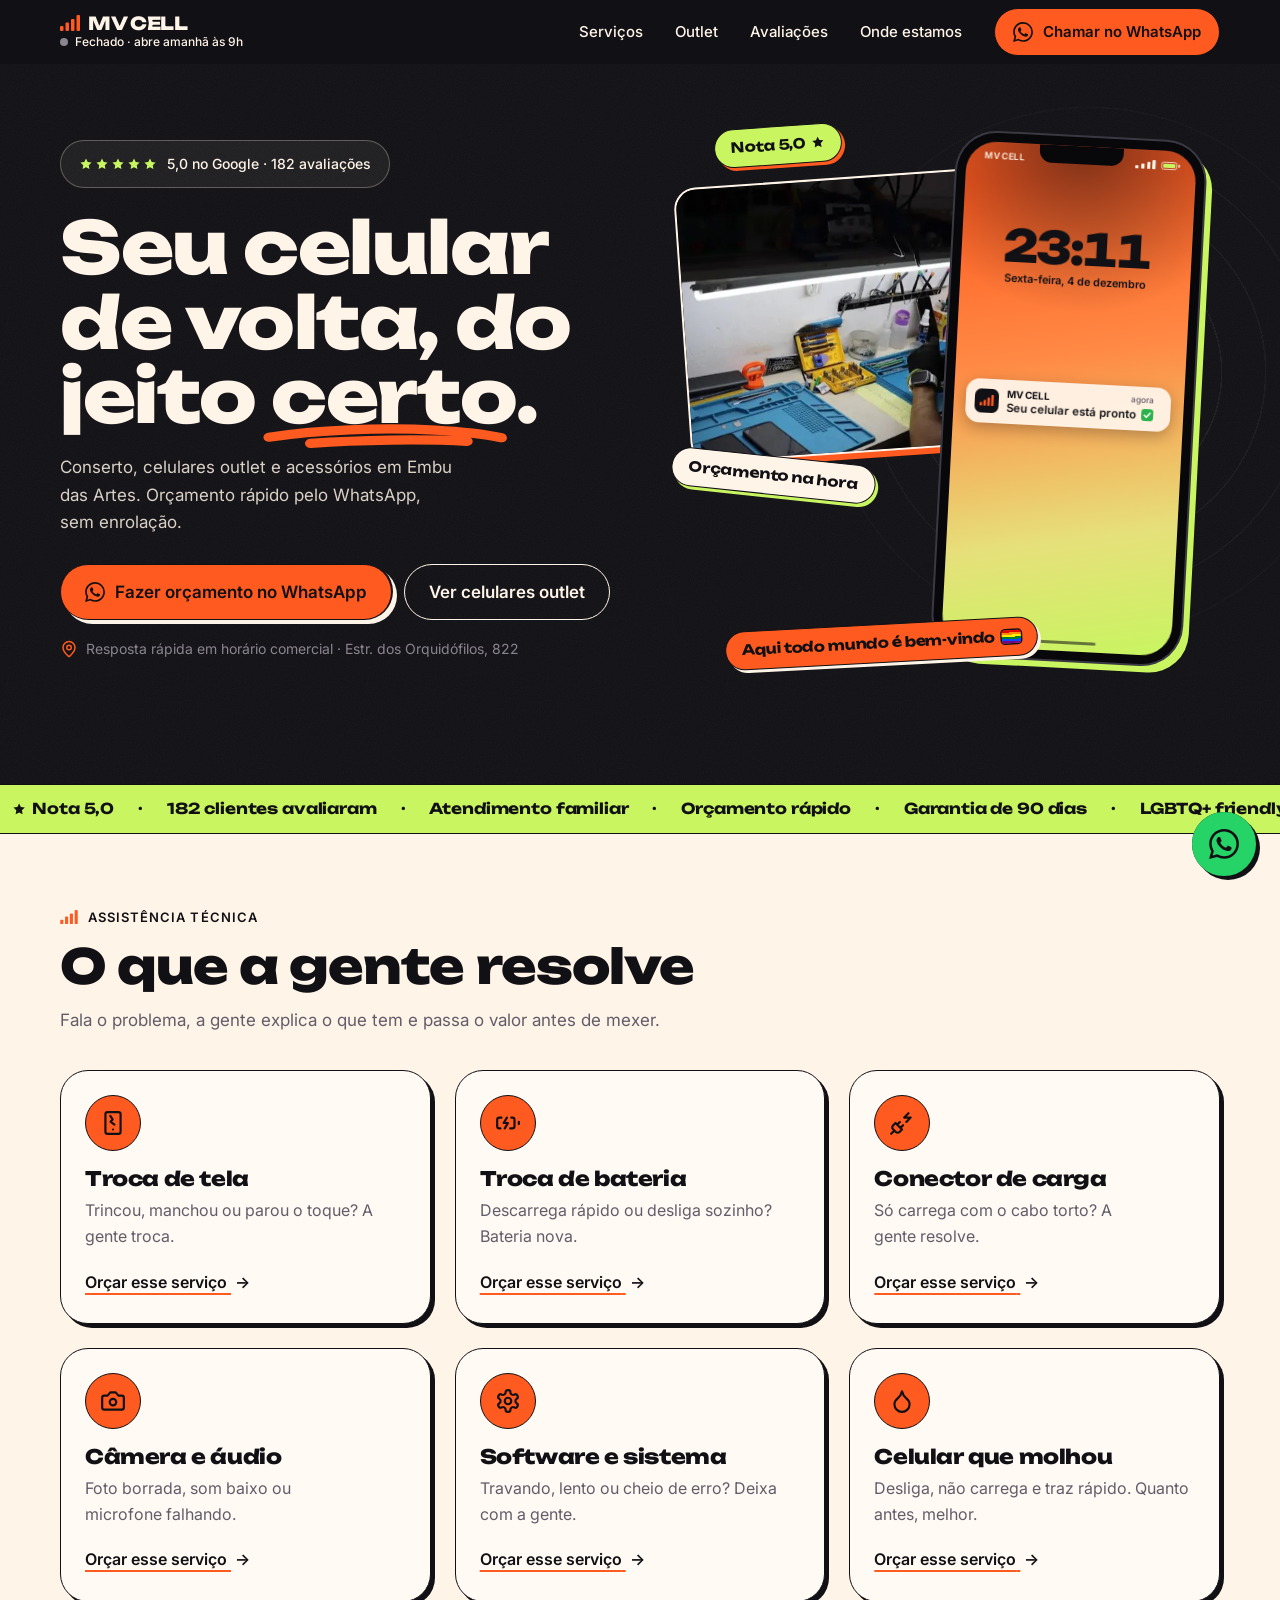
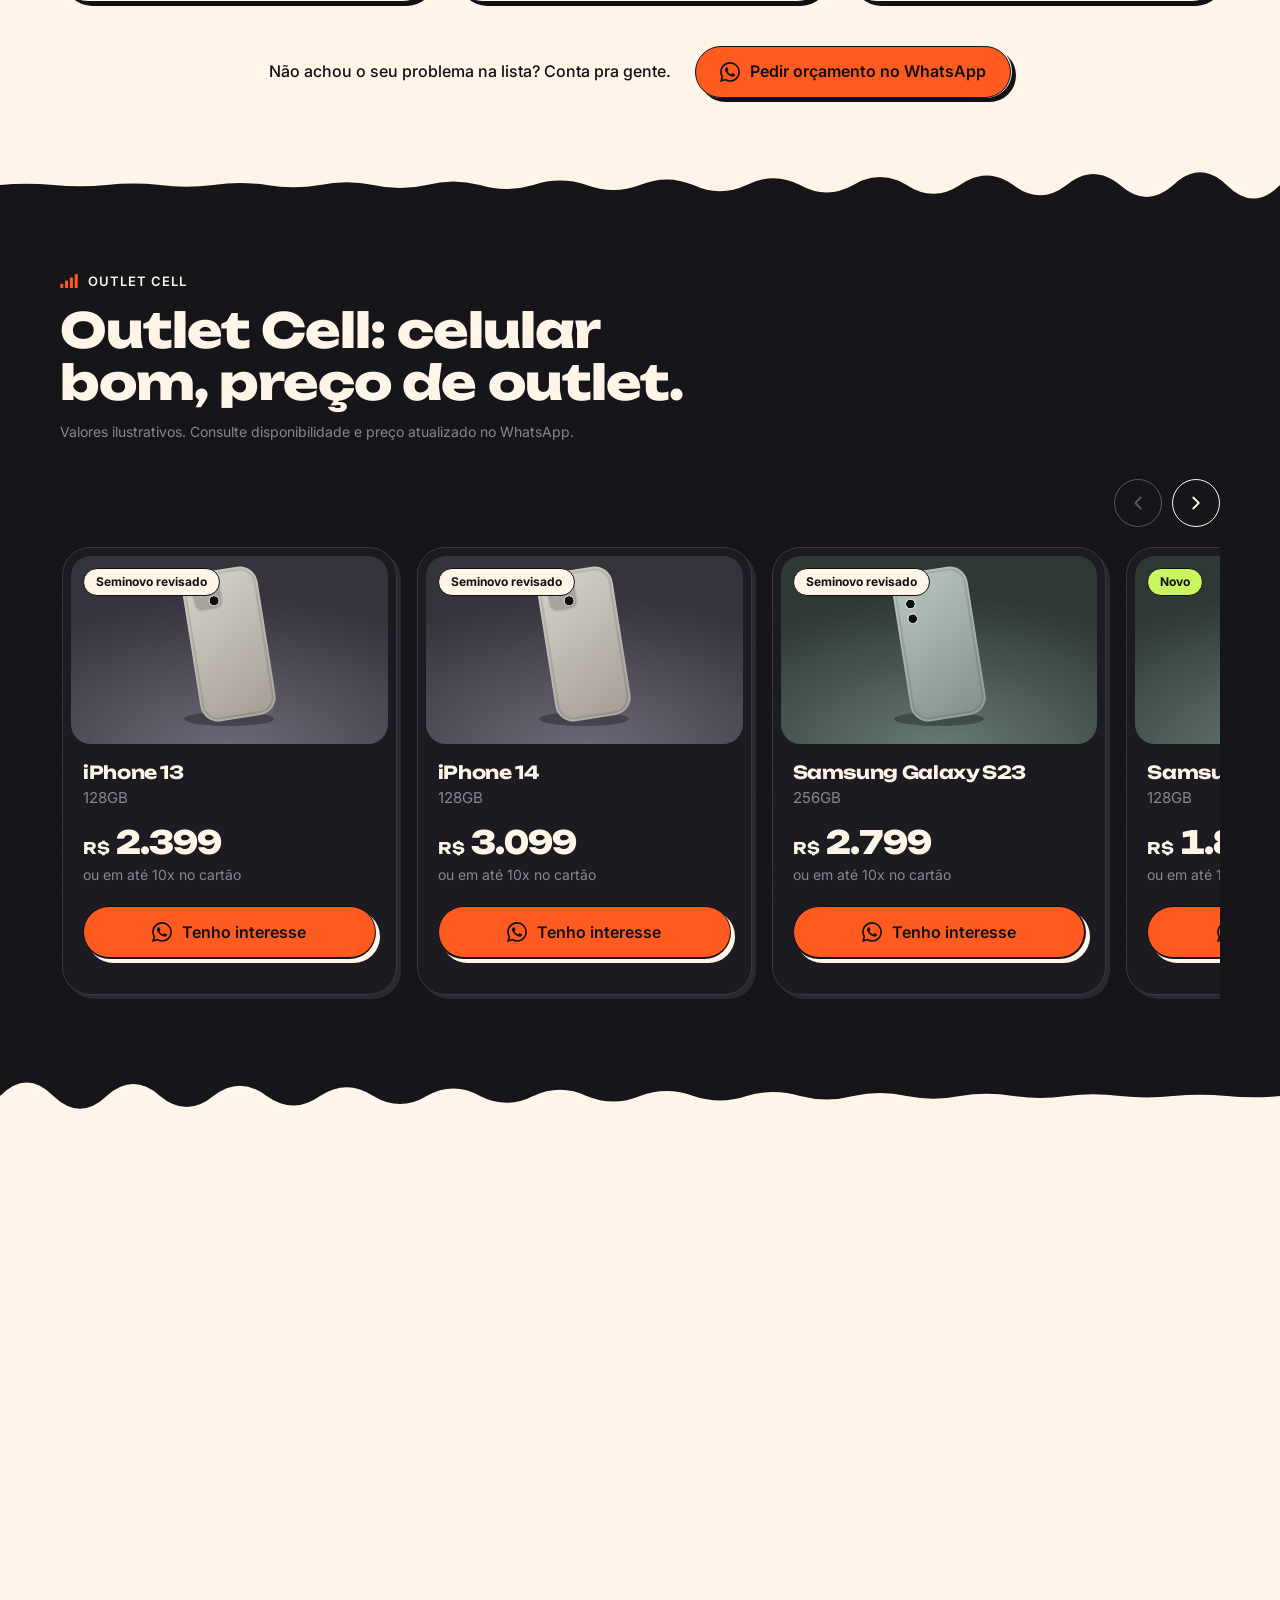
<file: index.html>
<!doctype html>
<html lang="pt-BR">
<head>
  <meta charset="utf-8">
  <meta name="viewport" content="width=device-width, initial-scale=1, viewport-fit=cover">

  <!-- Fontes (Google Fonts, display=swap) carregadas sem bloquear a renderização -->
  <link rel="preconnect" href="https://fonts.googleapis.com">
  <link rel="preconnect" href="https://fonts.gstatic.com" crossorigin>
  <link rel="preload" as="style" href="https://fonts.googleapis.com/css2?family=Inter:wght@400..600&amp;family=Unbounded:wght@700..800&amp;display=swap">
  <link rel="stylesheet" href="https://fonts.googleapis.com/css2?family=Inter:wght@400..600&amp;family=Unbounded:wght@700..800&amp;display=swap" media="print" data-async-css>
  <noscript><link rel="stylesheet" href="https://fonts.googleapis.com/css2?family=Inter:wght@400..600&amp;family=Unbounded:wght@700..800&amp;display=swap"></noscript>

  <script>
    /* 1) Marca que o JS está ativo; se o main.js não rodar, a marca sai e todo o conteúdo fica visível.
       2) Aplica o CSS das fontes assim que ele carregar (sem bloquear o primeiro paint). */
    (function (d) {
      var html = d.documentElement;
      var fonts = d.querySelector('link[data-async-css]');
      html.classList.add('js');
      d.addEventListener('DOMContentLoaded', function () {
        if (!html.classList.contains('js-ready')) html.classList.remove('js');
      });
      if (fonts) {
        if (fonts.sheet) fonts.media = 'all';
        else fonts.addEventListener('load', function () { fonts.media = 'all'; });
      }
    })(document);
  </script>

  <title>MV CELL | Assistência Técnica de Celular em Embu das Artes</title>
  <meta name="description" content="Conserto de celular, celulares outlet e acessórios em Embu das Artes. Nota 5,0 no Google. Orçamento rápido pelo WhatsApp.">
  <link rel="canonical" href="https://efsolutionsadvanceds.github.io/mvcell-lp/">
  <meta name="theme-color" content="#111014">
  <meta name="robots" content="index, follow">
  <link rel="icon" href="favicon.svg" type="image/svg+xml">

  <!-- Open Graph / Twitter -->
  <meta property="og:type" content="website">
  <meta property="og:locale" content="pt_BR">
  <meta property="og:site_name" content="MV CELL | Outlet Cell">
  <meta property="og:title" content="MV CELL | Assistência Técnica de Celular em Embu das Artes">
  <meta property="og:description" content="Conserto de celular, celulares outlet e acessórios em Embu das Artes. Nota 5,0 no Google. Orçamento rápido pelo WhatsApp.">
  <meta property="og:url" content="https://efsolutionsadvanceds.github.io/mvcell-lp/">
  <meta property="og:image" content="https://efsolutionsadvanceds.github.io/mvcell-lp/assets/og.jpg">
  <meta property="og:image:width" content="1200">
  <meta property="og:image:height" content="630">
  <meta property="og:image:alt" content="Técnico da MV CELL consertando um celular na bancada da loja">
  <meta name="twitter:card" content="summary_large_image">
  <meta name="twitter:title" content="MV CELL | Assistência Técnica de Celular em Embu das Artes">
  <meta name="twitter:description" content="Conserto de celular, celulares outlet e acessórios em Embu das Artes. Nota 5,0 no Google. Orçamento rápido pelo WhatsApp.">
  <meta name="twitter:image" content="https://efsolutionsadvanceds.github.io/mvcell-lp/assets/og.jpg">

  <link rel="stylesheet" href="css/styles.css">
  <link rel="preload" as="image" href="assets/img/loja-1.webp" type="image/webp" fetchpriority="high">
  <script src="js/main.js" defer></script>

  <!--
    Google Tag Manager (DESATIVADO). Para ativar: descomente e troque GTM-IDS_AQUI pelo ID do container.
  <script>(function(w,d,s,l,i){w[l]=w[l]||[];w[l].push({'gtm.start':
  new Date().getTime(),event:'gtm.js'});var f=d.getElementsByTagName(s)[0],
  j=d.createElement(s),dl=l!='dataLayer'?'&l='+l:'';j.async=true;j.src=
  'https://www.googletagmanager.com/gtm.js?id='+i+dl;f.parentNode.insertBefore(j,f);
  })(window,document,'script','dataLayer','GTM-IDS_AQUI');</script>
  -->

  <!--
    Meta Pixel (DESATIVADO). Para ativar: descomente e troque IDS_AQUI pelo ID do Pixel.
  <script>
  !function(f,b,e,v,n,t,s){if(f.fbq)return;n=f.fbq=function(){n.callMethod?
  n.callMethod.apply(n,arguments):n.queue.push(arguments)};if(!f._fbq)f._fbq=n;
  n.push=n;n.loaded=!0;n.version='2.0';n.queue=[];t=b.createElement(e);t.async=!0;
  t.src=v;s=b.getElementsByTagName(e)[0];s.parentNode.insertBefore(t,s)}(window,
  document,'script','https://connect.facebook.net/en_US/fbevents.js');
  fbq('init', 'IDS_AQUI');
  fbq('track', 'PageView');
  </script>
  -->

  <script type="application/ld+json">
  {
    "@context": "https://schema.org",
    "@type": "MobilePhoneStore",
    "name": "MV CELL | Outlet Cell",
    "description": "Assistência técnica de celular, celulares outlet e acessórios em Embu das Artes.",
    "url": "https://efsolutionsadvanceds.github.io/mvcell-lp/",
    "image": "https://efsolutionsadvanceds.github.io/mvcell-lp/assets/og.jpg",
    "telephone": "+55-11-94784-0245",
    "priceRange": "$$",
    "address": {
      "@type": "PostalAddress",
      "streetAddress": "Estr. dos Orquidófilos, 822 - Vila Maria Auxiliadora",
      "addressLocality": "Embu das Artes",
      "addressRegion": "SP",
      "postalCode": "06843-151",
      "addressCountry": "BR"
    },
    "geo": {
      "@type": "GeoCoordinates",
      "latitude": -23.659933,
      "longitude": -46.8600104
    },
    "hasMap": "https://www.google.com/maps/place/?q=place_id:ChIJnflX-0KrzpQRfvhOjJpKshw",
    "openingHoursSpecification": [
      {
        "@type": "OpeningHoursSpecification",
        "dayOfWeek": ["Monday", "Tuesday", "Wednesday", "Thursday", "Friday"],
        "opens": "09:00",
        "closes": "17:00"
      },
      {
        "@type": "OpeningHoursSpecification",
        "dayOfWeek": "Saturday",
        "opens": "09:00",
        "closes": "13:00"
      }
    ]
  }
  </script>
  <script type="application/ld+json">
  {
    "@context": "https://schema.org",
    "@type": "FAQPage",
    "mainEntity": [
      {
        "@type": "Question",
        "name": "Quanto custa o conserto?",
        "acceptedAnswer": { "@type": "Answer", "text": "Depende do modelo e da peça. Manda o modelo no WhatsApp e a gente passa o valor na hora." }
      },
      {
        "@type": "Question",
        "name": "Quanto tempo demora?",
        "acceptedAnswer": { "@type": "Answer", "text": "Troca de tela e bateria costuma sair em até 1 hora, se tivermos a peça em estoque. Outros reparos levam de 24 a 48h." }
      },
      {
        "@type": "Question",
        "name": "Tem garantia?",
        "acceptedAnswer": { "@type": "Answer", "text": "Sim. 90 dias em todos os serviços, cobrindo peça e mão de obra." }
      },
      {
        "@type": "Question",
        "name": "Preciso agendar?",
        "acceptedAnswer": { "@type": "Answer", "text": "Não precisa. Mas chamando antes no WhatsApp, a gente já separa a peça e você espera menos." }
      },
      {
        "@type": "Question",
        "name": "Quais formas de pagamento?",
        "acceptedAnswer": { "@type": "Answer", "text": "Pix, dinheiro, débito e crédito em até 10x." }
      }
    ]
  }
  </script>
</head>
<body>
  <!--
    Google Tag Manager (noscript, DESATIVADO). Ative junto com o bloco do <head>.
  <noscript><iframe src="https://www.googletagmanager.com/ns.html?id=GTM-IDS_AQUI" height="0" width="0" style="display:none;visibility:hidden"></iframe></noscript>
  -->

  <!-- Sprite de ícones (SVG inline, traço 2px estilo lucide) -->
  <svg class="sprite" xmlns="http://www.w3.org/2000/svg" aria-hidden="true" focusable="false">
    <symbol id="i-wa" viewBox="0 0 24 24">
      <path fill="currentColor" stroke="none" d="M17.472 14.382c-.297-.149-1.758-.867-2.03-.967-.273-.099-.471-.148-.67.15-.197.297-.767.966-.94 1.164-.173.199-.347.223-.644.075-.297-.15-1.255-.463-2.39-1.475-.883-.788-1.48-1.761-1.653-2.059-.173-.297-.018-.458.13-.606.134-.133.298-.347.446-.52.149-.174.198-.298.298-.497.099-.198.05-.371-.025-.52-.075-.149-.669-1.612-.916-2.207-.242-.579-.487-.5-.669-.51-.173-.008-.371-.01-.57-.01-.198 0-.52.074-.792.372-.272.297-1.04 1.016-1.04 2.479 0 1.462 1.065 2.875 1.213 3.074.149.198 2.096 3.2 5.077 4.487.709.306 1.262.489 1.694.625.712.227 1.36.195 1.871.118.571-.085 1.758-.719 2.006-1.413.248-.694.248-1.289.173-1.413-.074-.124-.272-.198-.57-.347m-5.421 7.403h-.004a9.87 9.87 0 0 1-5.031-1.378l-.361-.214-3.741.982.998-3.648-.235-.374a9.86 9.86 0 0 1-1.51-5.26c.001-5.45 4.436-9.884 9.888-9.884 2.64 0 5.122 1.03 6.988 2.898a9.825 9.825 0 0 1 2.893 6.994c-.003 5.45-4.437 9.884-9.885 9.884m8.413-18.297A11.815 11.815 0 0 0 12.05 0C5.495 0 .16 5.335.157 11.892c0 2.096.547 4.142 1.588 5.945L.057 24l6.305-1.654a11.882 11.882 0 0 0 5.683 1.448h.005c6.554 0 11.89-5.335 11.893-11.893a11.821 11.821 0 0 0-3.48-8.413Z"/>
    </symbol>
    <symbol id="i-phone" viewBox="0 0 24 24">
      <path d="M22 16.92v3a2 2 0 0 1-2.18 2 19.79 19.79 0 0 1-8.63-3.07 19.5 19.5 0 0 1-6-6 19.79 19.79 0 0 1-3.07-8.67A2 2 0 0 1 4.11 2h3a2 2 0 0 1 2 1.72 12.84 12.84 0 0 0 .7 2.81 2 2 0 0 1-.45 2.11L8.09 9.91a16 16 0 0 0 6 6l1.27-1.27a2 2 0 0 1 2.11-.45 12.84 12.84 0 0 0 2.81.7A2 2 0 0 1 22 16.92z"/>
    </symbol>
    <symbol id="i-pin" viewBox="0 0 24 24">
      <path d="M20 10c0 4.993-5.539 10.193-7.399 11.799a1 1 0 0 1-1.202 0C9.539 20.193 4 14.993 4 10a8 8 0 0 1 16 0"/>
      <circle cx="12" cy="10" r="3"/>
    </symbol>
    <symbol id="i-clock" viewBox="0 0 24 24">
      <circle cx="12" cy="12" r="10"/>
      <path d="M12 6v6l4 2"/>
    </symbol>
    <symbol id="i-route" viewBox="0 0 24 24">
      <path d="M3 11 22 2l-9 19-2-8-8-2z"/>
    </symbol>
    <symbol id="i-check" viewBox="0 0 24 24">
      <path d="M20 6 9 17l-5-5"/>
    </symbol>
    <symbol id="i-plus" viewBox="0 0 24 24">
      <path d="M5 12h14M12 5v14"/>
    </symbol>
    <symbol id="i-arrow" viewBox="0 0 24 24">
      <path d="M5 12h14M12 5l7 7-7 7"/>
    </symbol>
    <symbol id="i-chevron-left" viewBox="0 0 24 24">
      <path d="m15 18-6-6 6-6"/>
    </symbol>
    <symbol id="i-chevron-right" viewBox="0 0 24 24">
      <path d="m9 18 6-6-6-6"/>
    </symbol>
    <symbol id="i-star" viewBox="0 0 24 24">
      <path fill="currentColor" stroke="none" d="M12 2.5l2.94 5.96 6.56.95-4.75 4.63 1.12 6.54L12 17.5l-5.87 3.08 1.12-6.54L2.5 9.41l6.56-.95z"/>
    </symbol>
    <symbol id="i-external" viewBox="0 0 24 24">
      <path d="M15 3h6v6M10 14 21 3M18 13v6a2 2 0 0 1-2 2H5a2 2 0 0 1-2-2V8a2 2 0 0 1 2-2h6"/>
    </symbol>
    <symbol id="i-screen" viewBox="0 0 24 24">
      <rect x="5" y="2" width="14" height="20" rx="2"/>
      <path d="M12 18h.01M9.5 5.5l2.2 3.2-2 2.1 3.6 2.7"/>
    </symbol>
    <symbol id="i-battery" viewBox="0 0 24 24">
      <path d="M15 7h1a2 2 0 0 1 2 2v6a2 2 0 0 1-2 2h-2M6 7H4a2 2 0 0 0-2 2v6a2 2 0 0 0 2 2h1M11 7l-3 5h4l-3 5M22 11v2"/>
    </symbol>
    <symbol id="i-plug-zap" viewBox="0 0 24 24">
      <path d="M6.3 20.3a2.4 2.4 0 0 0 3.4 0L12 18l-6-6-2.3 2.3a2.4 2.4 0 0 0 0 3.4ZM2 22l3-3M7.5 13.5 10 11M10.5 16.5 13 14M18 3l-4 4h6l-4 4"/>
    </symbol>
    <symbol id="i-camera" viewBox="0 0 24 24">
      <path d="M14.5 4h-5L7 7H4a2 2 0 0 0-2 2v9a2 2 0 0 0 2 2h16a2 2 0 0 0 2-2V9a2 2 0 0 0-2-2h-3l-2.5-3z"/>
      <circle cx="12" cy="13" r="3"/>
    </symbol>
    <symbol id="i-gear" viewBox="0 0 24 24">
      <path d="M12.22 2h-.44a2 2 0 0 0-2 2v.18a2 2 0 0 1-1 1.73l-.43.25a2 2 0 0 1-2 0l-.15-.08a2 2 0 0 0-2.73.73l-.22.38a2 2 0 0 0 .73 2.73l.15.1a2 2 0 0 1 1 1.72v.51a2 2 0 0 1-1 1.74l-.15.09a2 2 0 0 0-.73 2.73l.22.38a2 2 0 0 0 2.73.73l.15-.08a2 2 0 0 1 2 0l.43.25a2 2 0 0 1 1 1.73V20a2 2 0 0 0 2 2h.44a2 2 0 0 0 2-2v-.18a2 2 0 0 1 1-1.73l.43-.25a2 2 0 0 1 2 0l.15.08a2 2 0 0 0 2.73-.73l.22-.39a2 2 0 0 0-.73-2.73l-.15-.08a2 2 0 0 1-1-1.74v-.5a2 2 0 0 1 1-1.74l.15-.09a2 2 0 0 0 .73-2.73l-.22-.38a2 2 0 0 0-2.73-.73l-.15.08a2 2 0 0 1-2 0l-.43-.25a2 2 0 0 1-1-1.73V4a2 2 0 0 0-2-2z"/>
      <circle cx="12" cy="12" r="3"/>
    </symbol>
    <symbol id="i-droplet" viewBox="0 0 24 24">
      <path d="M12 22a7 7 0 0 0 7-7c0-2-1-3.9-3-5.5s-3.5-4-4-6.5c-.5 2.5-2 4.9-4 6.5C6 11.1 5 13 5 15a7 7 0 0 0 7 7z"/>
    </symbol>
    <symbol id="i-case" viewBox="0 0 24 24">
      <rect x="5" y="2" width="14" height="20" rx="3"/>
      <rect x="8" y="5" width="4.5" height="5.5" rx="1.5"/>
      <path d="M15.5 5.5h.01"/>
    </symbol>
    <symbol id="i-film" viewBox="0 0 24 24">
      <rect x="5" y="2" width="14" height="20" rx="2"/>
      <path d="M8.5 9.5l4-4M8.5 15l7-7"/>
    </symbol>
    <symbol id="i-plug" viewBox="0 0 24 24">
      <path d="M12 22v-5M9 8V2M15 8V2M18 8v5a4 4 0 0 1-4 4h-4a4 4 0 0 1-4-4V8Z"/>
    </symbol>
    <symbol id="i-headphones" viewBox="0 0 24 24">
      <path d="M3 14h3a2 2 0 0 1 2 2v3a2 2 0 0 1-2 2H5a2 2 0 0 1-2-2v-7a9 9 0 0 1 18 0v7a2 2 0 0 1-2 2h-1a2 2 0 0 1-2-2v-3a2 2 0 0 1 2-2h3"/>
    </symbol>
    <symbol id="i-stand" viewBox="0 0 24 24">
      <rect x="7" y="2" width="10" height="14" rx="2"/>
      <path d="M12 16v4M7 22h10"/>
    </symbol>
    <symbol id="i-speaker" viewBox="0 0 24 24">
      <rect x="4" y="2" width="16" height="20" rx="2"/>
      <circle cx="12" cy="14" r="4"/>
      <path d="M12 6h.01M12 14h.01"/>
    </symbol>
    <symbol id="i-chat" viewBox="0 0 24 24">
      <path d="M7.9 20A9 9 0 1 0 4 16.1L2 22Z"/>
    </symbol>
    <symbol id="i-receipt" viewBox="0 0 24 24">
      <path d="M4 2v20l2-1 2 1 2-1 2 1 2-1 2 1 2-1 2 1V2l-2 1-2-1-2 1-2-1-2 1-2-1-2 1ZM16 8h-6a2 2 0 1 0 0 4h4a2 2 0 1 1 0 4H8M12 17.5v-11"/>
    </symbol>
    <symbol id="i-store" viewBox="0 0 24 24">
      <path d="M3 9.5 4.6 4h14.8L21 9.5M3 9.5h18M3 9.5a3 3 0 0 0 6 0 3 3 0 0 0 6 0 3 3 0 0 0 6 0M5 12.3V20h14v-7.7M10 20v-4.5h4V20"/>
    </symbol>
    <symbol id="i-phone-ok" viewBox="0 0 24 24">
      <rect x="5" y="2" width="14" height="20" rx="2"/>
      <path d="m9 12 2 2 4-4"/>
    </symbol>
    <symbol id="wave" viewBox="0 0 1440 52" preserveAspectRatio="none">
      <path fill="currentColor" stroke="none" d="M0 26 Q30 22.0 60 26 Q90 30.3 120 26 Q150 21.2 180 26 Q210 31.5 240 26 Q270 19.6 300 26 Q330 33.5 360 26 Q390 17.3 420 26 Q450 36.0 480 26 Q510 14.6 540 26 Q570 38.9 600 26 Q630 11.4 660 26 Q690 42.3 720 26 Q750 7.9 780 26 Q810 46.1 840 26 Q870 3.9 900 26 Q930 50.2 960 26 Q990 -0.4 1020 26 Q1050 54.7 1080 26 Q1110 -5.0 1140 26 Q1170 59.5 1200 26 Q1230 -10.0 1260 26 Q1290 64.6 1320 26 Q1350 -15.3 1380 26 Q1410 70.0 1440 26 V0 H0Z"/>
    </symbol>
  </svg>

  <a class="skip-link" href="#conteudo">Pular para o conteúdo</a>

  <!-- ==========================================================
       1. HEADER
       ========================================================== -->
  <header class="header" id="topo" data-header>
    <div class="container header__inner">
      <div class="header__brand">
        <a class="brand" href="#inicio" aria-label="MV CELL, voltar ao início">
          <svg class="brand__icon" viewBox="0 0 20 16" aria-hidden="true" focusable="false"><rect x="0" y="11" width="3.5" height="5" rx="1"/><rect x="5.5" y="7.5" width="3.5" height="8.5" rx="1"/><rect x="11" y="4" width="3.5" height="12" rx="1"/><rect x="16.5" y="0" width="3.5" height="16" rx="1"/></svg>
          <span class="brand__name">MV CELL</span>
        </a>
        <p class="status" data-open-status>
          <span class="status__dot" aria-hidden="true"></span>
          <span class="status__text" data-status-text>Seg a sáb, a partir das 9h</span>
        </p>
      </div>

      <nav class="nav" aria-label="Seções da página">
        <ul class="nav__list">
          <li><a class="nav__link" href="#servicos">Serviços</a></li>
          <li><a class="nav__link" href="#outlet">Outlet</a></li>
          <li><a class="nav__link" href="#avaliacoes">Avaliações</a></li>
          <li><a class="nav__link" href="#onde-estamos">Onde estamos</a></li>
        </ul>
      </nav>

      <a class="btn btn--signal btn--sm header__wa" href="https://wa.me/5511947840245?text=Ol%C3%A1!%20Vim%20pelo%20site%20e%20quero%20falar%20com%20a%20MV%20CELL." data-wa-msg="Olá! Vim pelo site e quero falar com a MV CELL." data-origin="header" target="_blank" rel="noopener noreferrer">
        <svg class="icon" aria-hidden="true" focusable="false"><use href="#i-wa"/></svg>
        <span><span class="header__wa-long">Chamar no </span>WhatsApp</span>
      </a>

      <a class="icon-btn header__call" href="tel:+5511947840245" aria-label="Ligar para a MV CELL: (11) 94784-0245">
        <svg class="icon" aria-hidden="true" focusable="false"><use href="#i-phone"/></svg>
      </a>
    </div>
  </header>

  <main id="conteudo" tabindex="-1">

    <!-- ==========================================================
         2. HERO
         ========================================================== -->
    <section class="hero grain" id="inicio" aria-labelledby="hero-title">
      <div class="container hero__grid">
        <div class="hero__content">
          <a class="hero__badge" href="#avaliacoes">
            <span class="hero__stars" aria-hidden="true"><svg class="icon"><use href="#i-star"/></svg><svg class="icon"><use href="#i-star"/></svg><svg class="icon"><use href="#i-star"/></svg><svg class="icon"><use href="#i-star"/></svg><svg class="icon"><use href="#i-star"/></svg></span>
            <span>5,0 no Google · 182 avaliações</span>
          </a>

          <h1 class="hero__title" id="hero-title">Seu celular de volta, do jeito <span class="scribble">certo<svg class="scribble__line" viewBox="0 0 200 24" preserveAspectRatio="none" aria-hidden="true" focusable="false"><path pathLength="1" d="M4 13C42 6 96 3 140 6c22 1.5 40 4 54 7.5M38 19c40-3.5 92-4.5 128-2"/></svg></span>.</h1>

          <p class="hero__sub">Conserto, celulares outlet e acessórios em Embu das Artes. Orçamento rápido pelo WhatsApp, sem enrolação.</p>

          <div class="hero__ctas">
            <a class="btn btn--signal btn--lg" id="hero-cta" href="https://wa.me/5511947840245?text=Ol%C3%A1!%20Vim%20pelo%20site%20e%20quero%20fazer%20um%20or%C3%A7amento.%20Meu%20celular%20%C3%A9%3A%20" data-wa-msg="Olá! Vim pelo site e quero fazer um orçamento. Meu celular é: " data-origin="hero" target="_blank" rel="noopener noreferrer">
              <svg class="icon" aria-hidden="true" focusable="false"><use href="#i-wa"/></svg>
              Fazer orçamento no WhatsApp
            </a>
            <a class="btn btn--outline-cream btn--lg" href="#outlet">Ver celulares outlet</a>
          </div>

          <p class="hero__micro">
            <svg class="icon" aria-hidden="true" focusable="false"><use href="#i-pin"/></svg>
            <span>Resposta rápida em horário comercial · Estr. dos Orquidófilos, 822</span>
          </p>
        </div>

        <div class="hero__visual">
          <figure class="hero__photo">
            <picture>
              <source srcset="assets/img/loja-1.webp" type="image/webp">
              <img src="assets/img/loja-1.jpg" width="755" height="396" fetchpriority="high" alt="Técnico da MV CELL consertando um celular na bancada da loja em Embu das Artes">
            </picture>
          </figure>

          <div class="phone" aria-hidden="true">
            <div class="phone__screen">
              <div class="phone__glow"></div>
              <div class="phone__lock">
                <span class="phone__clock" data-clock>9:00</span>
                <span class="phone__date" data-clock-date>Embu das Artes</span>
              </div>
              <div class="phone__notif">
                <span class="phone__app"><svg viewBox="0 0 20 16" focusable="false"><rect x="0" y="11" width="3.5" height="5" rx="1"/><rect x="5.5" y="7.5" width="3.5" height="8.5" rx="1"/><rect x="11" y="4" width="3.5" height="12" rx="1"/><rect x="16.5" y="0" width="3.5" height="16" rx="1"/></svg></span>
                <span class="phone__notif-body">
                  <span class="phone__notif-title">MV CELL <small>agora</small></span>
                  <span class="phone__notif-text">Seu celular está pronto <svg class="check-emoji" viewBox="0 0 16 16" focusable="false"><rect width="16" height="16" rx="4" fill="#2BB24C"/><path d="M4.2 8.4 6.8 11l5-5.6" fill="none" stroke="#fff" stroke-width="2" stroke-linecap="round" stroke-linejoin="round"/></svg></span>
                </span>
              </div>
              <svg class="phone__cracks" viewBox="0 0 100 200" preserveAspectRatio="none" focusable="false">
                <path pathLength="1" d="M63 62 52 47l-6-17-11-28"/>
                <path pathLength="1" d="M63 62l15-9 11-14 11-6"/>
                <path pathLength="1" d="M63 62l9 21-4 22 7 26 4 22"/>
                <path pathLength="1" d="M63 62 44 72l-21-4-23 12"/>
                <path pathLength="1" d="M63 62l-3 30-16 21-8 30"/>
                <path pathLength="1" d="M63 62l19 13 18 4"/>
                <path pathLength="1" d="M56 55l10-3 6 8-7 8-9-3z"/>
              </svg>
              <div class="phone__status">
                <span class="phone__carrier">MV CELL</span>
                <span class="phone__icons">
                  <span class="phone__bars"><i></i><i></i><i></i><i></i></span>
                  <span class="phone__battery"><i></i></span>
                </span>
              </div>
              <span class="phone__notch"></span>
              <span class="phone__home"></span>
            </div>
          </div>

          <span class="sticker sticker--volt sticker--a" aria-hidden="true">Nota 5,0 <svg class="icon"><use href="#i-star"/></svg></span>
          <span class="sticker sticker--cream sticker--b" aria-hidden="true">Orçamento na hora</span>
          <span class="sticker sticker--signal sticker--c" aria-hidden="true">Aqui todo mundo é bem-vindo <span class="flag-pride"></span></span>
        </div>
      </div>
    </section>

    <!-- ==========================================================
         3. TRUST STRIP
         ========================================================== -->
    <section class="trust" id="destaques" aria-labelledby="destaques-title">
      <h2 class="sr-only" id="destaques-title">Destaques da MV CELL</h2>
      <div class="marquee">
        <div class="marquee__track">
          <p class="marquee__group">
            <span><svg class="icon marquee__star" aria-hidden="true" focusable="false"><use href="#i-star"/></svg>Nota 5,0</span><span class="marquee__sep" aria-hidden="true">·</span>
            <span>182 clientes avaliaram</span><span class="marquee__sep" aria-hidden="true">·</span>
            <span>Atendimento familiar</span><span class="marquee__sep" aria-hidden="true">·</span>
            <span>Orçamento rápido</span><span class="marquee__sep" aria-hidden="true">·</span>
            <span>Garantia de 90 dias</span><span class="marquee__sep" aria-hidden="true">·</span>
            <span>LGBTQ+ friendly</span><span class="marquee__sep" aria-hidden="true">·</span>
            <span>Acessórios a pronta entrega</span><span class="marquee__sep" aria-hidden="true">·</span>
          </p>
          <p class="marquee__group" aria-hidden="true">
            <span><svg class="icon marquee__star" focusable="false"><use href="#i-star"/></svg>Nota 5,0</span><span class="marquee__sep">·</span>
            <span>182 clientes avaliaram</span><span class="marquee__sep">·</span>
            <span>Atendimento familiar</span><span class="marquee__sep">·</span>
            <span>Orçamento rápido</span><span class="marquee__sep">·</span>
            <span>Garantia de 90 dias</span><span class="marquee__sep">·</span>
            <span>LGBTQ+ friendly</span><span class="marquee__sep">·</span>
            <span>Acessórios a pronta entrega</span><span class="marquee__sep">·</span>
          </p>
        </div>
      </div>
    </section>

    <!-- ==========================================================
         4. SERVIÇOS
         ========================================================== -->
    <section class="section section--cream" id="servicos" aria-labelledby="servicos-title">
      <div class="container">
        <div class="section-head" data-reveal>
          <p class="eyebrow"><svg class="eyebrow__icon" viewBox="0 0 20 16" aria-hidden="true" focusable="false"><rect x="0" y="11" width="3.5" height="5" rx="1"/><rect x="5.5" y="7.5" width="3.5" height="8.5" rx="1"/><rect x="11" y="4" width="3.5" height="12" rx="1"/><rect x="16.5" y="0" width="3.5" height="16" rx="1"/></svg>Assistência técnica</p>
          <h2 class="section-title" id="servicos-title">O que a gente resolve</h2>
          <p class="section-sub">Fala o problema, a gente explica o que tem e passa o valor antes de mexer.</p>
        </div>

        <ul class="services" data-stagger>
          <li class="card service" data-reveal>
            <span class="service__icon" aria-hidden="true"><svg class="icon"><use href="#i-screen"/></svg></span>
            <h3 class="card__title">Troca de tela</h3>
            <p class="service__desc">Trincou, manchou ou parou o toque? A gente troca.</p>
            <a class="service__link stretched" href="https://wa.me/5511947840245?text=Ol%C3%A1!%20Vim%20pelo%20site%20e%20quero%20or%C3%A7amento%20de%20troca%20de%20tela.%20Meu%20celular%20%C3%A9%3A%20" data-wa-msg="Olá! Vim pelo site e quero orçamento de troca de tela. Meu celular é: " data-origin="servico_tela" target="_blank" rel="noopener noreferrer">Orçar esse serviço<span class="sr-only">: troca de tela</span> <span aria-hidden="true">→</span></a>
          </li>
          <li class="card service" data-reveal>
            <span class="service__icon" aria-hidden="true"><svg class="icon"><use href="#i-battery"/></svg></span>
            <h3 class="card__title">Troca de bateria</h3>
            <p class="service__desc">Descarrega rápido ou desliga sozinho? Bateria nova.</p>
            <a class="service__link stretched" href="https://wa.me/5511947840245?text=Ol%C3%A1!%20Vim%20pelo%20site%20e%20quero%20or%C3%A7amento%20de%20troca%20de%20bateria.%20Meu%20celular%20%C3%A9%3A%20" data-wa-msg="Olá! Vim pelo site e quero orçamento de troca de bateria. Meu celular é: " data-origin="servico_bateria" target="_blank" rel="noopener noreferrer">Orçar esse serviço<span class="sr-only">: troca de bateria</span> <span aria-hidden="true">→</span></a>
          </li>
          <li class="card service" data-reveal>
            <span class="service__icon" aria-hidden="true"><svg class="icon"><use href="#i-plug-zap"/></svg></span>
            <h3 class="card__title">Conector de carga</h3>
            <p class="service__desc">Só carrega com o cabo torto? A gente resolve.</p>
            <a class="service__link stretched" href="https://wa.me/5511947840245?text=Ol%C3%A1!%20Vim%20pelo%20site%20e%20quero%20or%C3%A7amento%20de%20conector%20de%20carga.%20Meu%20celular%20%C3%A9%3A%20" data-wa-msg="Olá! Vim pelo site e quero orçamento de conector de carga. Meu celular é: " data-origin="servico_conector" target="_blank" rel="noopener noreferrer">Orçar esse serviço<span class="sr-only">: conector de carga</span> <span aria-hidden="true">→</span></a>
          </li>
          <li class="card service" data-reveal>
            <span class="service__icon" aria-hidden="true"><svg class="icon"><use href="#i-camera"/></svg></span>
            <h3 class="card__title">Câmera e áudio</h3>
            <p class="service__desc">Foto borrada, som baixo ou microfone falhando.</p>
            <a class="service__link stretched" href="https://wa.me/5511947840245?text=Ol%C3%A1!%20Vim%20pelo%20site%20e%20quero%20or%C3%A7amento%20de%20c%C3%A2mera%20e%20%C3%A1udio.%20Meu%20celular%20%C3%A9%3A%20" data-wa-msg="Olá! Vim pelo site e quero orçamento de câmera e áudio. Meu celular é: " data-origin="servico_camera" target="_blank" rel="noopener noreferrer">Orçar esse serviço<span class="sr-only">: câmera e áudio</span> <span aria-hidden="true">→</span></a>
          </li>
          <li class="card service" data-reveal>
            <span class="service__icon" aria-hidden="true"><svg class="icon"><use href="#i-gear"/></svg></span>
            <h3 class="card__title">Software e sistema</h3>
            <p class="service__desc">Travando, lento ou cheio de erro? Deixa com a gente.</p>
            <a class="service__link stretched" href="https://wa.me/5511947840245?text=Ol%C3%A1!%20Vim%20pelo%20site%20e%20quero%20or%C3%A7amento%20de%20software%20e%20sistema.%20Meu%20celular%20%C3%A9%3A%20" data-wa-msg="Olá! Vim pelo site e quero orçamento de software e sistema. Meu celular é: " data-origin="servico_software" target="_blank" rel="noopener noreferrer">Orçar esse serviço<span class="sr-only">: software e sistema</span> <span aria-hidden="true">→</span></a>
          </li>
          <li class="card service" data-reveal>
            <span class="service__icon" aria-hidden="true"><svg class="icon"><use href="#i-droplet"/></svg></span>
            <h3 class="card__title">Celular que molhou</h3>
            <p class="service__desc">Desliga, não carrega e traz rápido. Quanto antes, melhor.</p>
            <a class="service__link stretched" href="https://wa.me/5511947840245?text=Ol%C3%A1!%20Vim%20pelo%20site%20e%20quero%20or%C3%A7amento%20de%20celular%20que%20molhou.%20Meu%20celular%20%C3%A9%3A%20" data-wa-msg="Olá! Vim pelo site e quero orçamento de celular que molhou. Meu celular é: " data-origin="servico_molhou" target="_blank" rel="noopener noreferrer">Orçar esse serviço<span class="sr-only">: celular que molhou</span> <span aria-hidden="true">→</span></a>
          </li>
        </ul>

        <div class="section-cta" data-reveal>
          <p>Não achou o seu problema na lista? Conta pra gente.</p>
          <a class="btn btn--signal" href="https://wa.me/5511947840245?text=Ol%C3%A1!%20Vim%20pelo%20site%20e%20quero%20um%20or%C3%A7amento.%20O%20problema%20do%20meu%20celular%20%C3%A9%3A%20" data-wa-msg="Olá! Vim pelo site e quero um orçamento. O problema do meu celular é: " data-origin="servicos_outro" target="_blank" rel="noopener noreferrer">
            <svg class="icon" aria-hidden="true" focusable="false"><use href="#i-wa"/></svg>
            Pedir orçamento no WhatsApp
          </a>
        </div>
      </div>
    </section>

    <!-- ==========================================================
         5. OUTLET
         ========================================================== -->
    <section class="section section--ink grain has-wave-top has-wave-bottom" id="outlet" aria-labelledby="outlet-title">
      <svg class="wave wave--top" aria-hidden="true" focusable="false"><use href="#wave"/></svg>
      <div class="container">
        <div class="section-head section-head--split" data-reveal>
          <div>
            <p class="eyebrow"><svg class="eyebrow__icon" viewBox="0 0 20 16" aria-hidden="true" focusable="false"><rect x="0" y="11" width="3.5" height="5" rx="1"/><rect x="5.5" y="7.5" width="3.5" height="8.5" rx="1"/><rect x="11" y="4" width="3.5" height="12" rx="1"/><rect x="16.5" y="0" width="3.5" height="16" rx="1"/></svg>Outlet Cell</p>
            <h2 class="section-title" id="outlet-title">Outlet Cell: celular bom, preço de outlet.</h2>
            <p class="outlet__note">Valores ilustrativos. Consulte disponibilidade e preço atualizado no WhatsApp.</p>
          </div>
        </div>

        <div class="carousel" role="region" aria-roledescription="carrossel" aria-label="Celulares outlet" data-carousel data-reveal>
          <div class="carousel__controls">
            <button class="carousel__btn" type="button" data-carousel-prev disabled aria-label="Ver celulares anteriores">
              <svg class="icon" aria-hidden="true" focusable="false"><use href="#i-chevron-left"/></svg>
            </button>
            <button class="carousel__btn" type="button" data-carousel-next aria-label="Ver próximos celulares">
              <svg class="icon" aria-hidden="true" focusable="false"><use href="#i-chevron-right"/></svg>
            </button>
          </div>
          <ul class="carousel__track carousel__track--outlet" data-carousel-track data-products>
            <li class="product product--ask" data-products-end>
              <a class="product-ask" href="https://wa.me/5511947840245?text=Ol%C3%A1!%20Procuro%20um%20celular%2C%20voc%C3%AAs%20t%C3%AAm%20o%20modelo%3A%20" data-wa-msg="Olá! Procuro um celular, vocês têm o modelo: " data-origin="outlet_outro" target="_blank" rel="noopener noreferrer">
                <span class="product-ask__icon" aria-hidden="true"><svg class="icon"><use href="#i-wa"/></svg></span>
                <span class="product-ask__title">Não achou o seu? Pergunta pra gente <span aria-hidden="true">→</span></span>
                <span class="product-ask__text">Fala o modelo que você procura e a gente verifica pra você.</span>
              </a>
            </li>
          </ul>
          <noscript>
            <p class="outlet__noscript">
              <a href="https://wa.me/5511947840245?text=Ol%C3%A1!%20Vim%20pelo%20site%20e%20quero%20ver%20os%20celulares%20outlet%20dispon%C3%ADveis." data-wa-msg="Olá! Vim pelo site e quero ver os celulares outlet disponíveis." data-origin="outlet_noscript" target="_blank" rel="noopener noreferrer">Veja os modelos disponíveis no WhatsApp</a>
            </p>
          </noscript>
        </div>
      </div>
      <svg class="wave wave--bottom" aria-hidden="true" focusable="false"><use href="#wave"/></svg>
    </section>

    <!-- ==========================================================
         6. ACESSÓRIOS
         ========================================================== -->
    <section class="section section--cream" id="acessorios" aria-labelledby="acessorios-title">
      <div class="container">
        <div class="section-head" data-reveal>
          <p class="eyebrow"><svg class="eyebrow__icon" viewBox="0 0 20 16" aria-hidden="true" focusable="false"><rect x="0" y="11" width="3.5" height="5" rx="1"/><rect x="5.5" y="7.5" width="3.5" height="8.5" rx="1"/><rect x="11" y="4" width="3.5" height="12" rx="1"/><rect x="16.5" y="0" width="3.5" height="16" rx="1"/></svg>Acessórios</p>
          <h2 class="section-title" id="acessorios-title">Acessórios pra sair daqui com tudo</h2>
          <p class="section-sub">Toca na categoria e pergunta se tem pro seu modelo.</p>
        </div>

        <ul class="bento" data-stagger>
          <li class="bento__item bento__item--capinhas" data-reveal>
            <a class="tile tile--volt" href="https://wa.me/5511947840245?text=Ol%C3%A1!%20Procuro%20capinhas%20para%20o%20modelo%3A%20" data-wa-msg="Olá! Procuro capinhas para o modelo: " data-origin="acessorio_capinhas" target="_blank" rel="noopener noreferrer">
              <span class="tile__icon" aria-hidden="true"><svg class="icon"><use href="#i-case"/></svg></span>
              <span class="tile__body">
                <span class="tile__title">Capinhas</span>
                <span class="tile__text">Do básico ao estiloso, pra vários modelos.</span>
              </span>
              <span class="tile__cta">Pedir no WhatsApp <span aria-hidden="true">→</span></span>
            </a>
          </li>
          <li class="bento__item bento__item--peliculas" data-reveal>
            <a class="tile tile--paper" href="https://wa.me/5511947840245?text=Ol%C3%A1!%20Procuro%20pel%C3%ADculas%20para%20o%20modelo%3A%20" data-wa-msg="Olá! Procuro películas para o modelo: " data-origin="acessorio_peliculas" target="_blank" rel="noopener noreferrer">
              <span class="tile__icon" aria-hidden="true"><svg class="icon"><use href="#i-film"/></svg></span>
              <span class="tile__body">
                <span class="tile__title">Películas</span>
                <span class="tile__text">Proteção pra tela não trincar de novo.</span>
              </span>
              <span class="tile__cta">Pedir no WhatsApp <span aria-hidden="true">→</span></span>
            </a>
          </li>
          <li class="bento__item bento__item--carregadores" data-reveal>
            <a class="tile tile--ink" href="https://wa.me/5511947840245?text=Ol%C3%A1!%20Procuro%20carregadores%20e%20cabos%20para%20o%20modelo%3A%20" data-wa-msg="Olá! Procuro carregadores e cabos para o modelo: " data-origin="acessorio_carregadores" target="_blank" rel="noopener noreferrer">
              <span class="tile__icon" aria-hidden="true"><svg class="icon"><use href="#i-plug"/></svg></span>
              <span class="tile__body">
                <span class="tile__title">Carregadores e cabos</span>
                <span class="tile__text">Pra iPhone e Android, do cabo à fonte.</span>
              </span>
              <span class="tile__cta">Pedir no WhatsApp <span aria-hidden="true">→</span></span>
            </a>
          </li>
          <li class="bento__item bento__item--fones" data-reveal>
            <a class="tile tile--paper" href="https://wa.me/5511947840245?text=Ol%C3%A1!%20Procuro%20fones%20para%20o%20modelo%3A%20" data-wa-msg="Olá! Procuro fones para o modelo: " data-origin="acessorio_fones" target="_blank" rel="noopener noreferrer">
              <span class="tile__icon" aria-hidden="true"><svg class="icon"><use href="#i-headphones"/></svg></span>
              <span class="tile__body">
                <span class="tile__title">Fones</span>
                <span class="tile__text">Com fio ou bluetooth.</span>
              </span>
              <span class="tile__cta">Pedir no WhatsApp <span aria-hidden="true">→</span></span>
            </a>
          </li>
          <li class="bento__item bento__item--suportes" data-reveal>
            <a class="tile tile--paper" href="https://wa.me/5511947840245?text=Ol%C3%A1!%20Procuro%20suportes%20para%20o%20modelo%3A%20" data-wa-msg="Olá! Procuro suportes para o modelo: " data-origin="acessorio_suportes" target="_blank" rel="noopener noreferrer">
              <span class="tile__icon" aria-hidden="true"><svg class="icon"><use href="#i-stand"/></svg></span>
              <span class="tile__body">
                <span class="tile__title">Suportes</span>
                <span class="tile__text">Pro carro, pra mesa e pra gravar.</span>
              </span>
              <span class="tile__cta">Pedir no WhatsApp <span aria-hidden="true">→</span></span>
            </a>
          </li>
          <li class="bento__item bento__item--caixas" data-reveal>
            <a class="tile tile--graphite" href="https://wa.me/5511947840245?text=Ol%C3%A1!%20Procuro%20caixas%20de%20som%20para%20o%20modelo%3A%20" data-wa-msg="Olá! Procuro caixas de som para o modelo: " data-origin="acessorio_caixas" target="_blank" rel="noopener noreferrer">
              <span class="tile__icon" aria-hidden="true"><svg class="icon"><use href="#i-speaker"/></svg></span>
              <span class="tile__body">
                <span class="tile__title">Caixas de som</span>
                <span class="tile__text">Som alto pra levar pra qualquer lugar.</span>
              </span>
              <span class="tile__cta">Pedir no WhatsApp <span aria-hidden="true">→</span></span>
            </a>
          </li>
        </ul>

        <div class="section-cta" data-reveal>
          <p>Tem acessório a pronta entrega. Pergunta se tem pro seu modelo.</p>
          <a class="btn btn--signal" href="https://wa.me/5511947840245?text=Ol%C3%A1!%20Vim%20pelo%20site%20e%20quero%20saber%20quais%20acess%C3%B3rios%20voc%C3%AAs%20t%C3%AAm%20para%20o%20modelo%3A%20" data-wa-msg="Olá! Vim pelo site e quero saber quais acessórios vocês têm para o modelo: " data-origin="acessorios" target="_blank" rel="noopener noreferrer">
            <svg class="icon" aria-hidden="true" focusable="false"><use href="#i-wa"/></svg>
            Perguntar no WhatsApp
          </a>
        </div>
      </div>
    </section>

    <!-- ==========================================================
         7. COMO FUNCIONA
         ========================================================== -->
    <section class="section section--graphite grain has-wave-top has-wave-bottom" id="como-funciona" aria-labelledby="como-funciona-title">
      <svg class="wave wave--top" aria-hidden="true" focusable="false"><use href="#wave"/></svg>
      <div class="container">
        <div class="section-head" data-reveal>
          <p class="eyebrow"><svg class="eyebrow__icon" viewBox="0 0 20 16" aria-hidden="true" focusable="false"><rect x="0" y="11" width="3.5" height="5" rx="1"/><rect x="5.5" y="7.5" width="3.5" height="8.5" rx="1"/><rect x="11" y="4" width="3.5" height="12" rx="1"/><rect x="16.5" y="0" width="3.5" height="16" rx="1"/></svg>Como funciona</p>
          <h2 class="section-title" id="como-funciona-title">Do quebrado ao funcionando em 4 passos</h2>
        </div>

        <div class="steps" data-steps>
          <div class="steps__rail" aria-hidden="true">
            <span class="steps__fill"></span>
            <span class="steps__runner">
              <span class="battery">
                <span class="battery__body"><span class="battery__level"></span><span class="battery__pct" data-battery-pct>100%</span></span>
                <span class="battery__tip"></span>
              </span>
            </span>
          </div>
          <ol class="steps__list">
            <li class="step" data-step>
              <span class="step__dot" aria-hidden="true">1</span>
              <div class="step__body">
                <h3 class="step__title"><svg class="icon" aria-hidden="true" focusable="false"><use href="#i-chat"/></svg>Chama no WhatsApp</h3>
                <p>Conta o que aconteceu e qual é o modelo do celular.</p>
              </div>
            </li>
            <li class="step" data-step>
              <span class="step__dot" aria-hidden="true">2</span>
              <div class="step__body">
                <h3 class="step__title"><svg class="icon" aria-hidden="true" focusable="false"><use href="#i-receipt"/></svg>Recebe o orçamento</h3>
                <p>A gente passa o valor e o prazo antes de mexer em qualquer coisa.</p>
              </div>
            </li>
            <li class="step" data-step>
              <span class="step__dot" aria-hidden="true">3</span>
              <div class="step__body">
                <h3 class="step__title"><svg class="icon" aria-hidden="true" focusable="false"><use href="#i-store"/></svg>Traz na loja</h3>
                <p>Estr. dos Orquidófilos, 822. Não precisa agendar.</p>
              </div>
            </li>
            <li class="step" data-step>
              <span class="step__dot" aria-hidden="true">4</span>
              <div class="step__body">
                <h3 class="step__title"><svg class="icon" aria-hidden="true" focusable="false"><use href="#i-phone-ok"/></svg>Sai com o celular funcionando</h3>
                <p>Com 90 dias de garantia na peça e na mão de obra.</p>
              </div>
            </li>
          </ol>
        </div>

        <div class="section-cta section-cta--dark" data-reveal>
          <p>O passo 1 leva menos de um minuto.</p>
          <a class="btn btn--signal" href="https://wa.me/5511947840245?text=Ol%C3%A1!%20Vim%20pelo%20site%20e%20quero%20fazer%20um%20or%C3%A7amento.%20Meu%20celular%20%C3%A9%3A%20" data-wa-msg="Olá! Vim pelo site e quero fazer um orçamento. Meu celular é: " data-origin="como_funciona" target="_blank" rel="noopener noreferrer">
            <svg class="icon" aria-hidden="true" focusable="false"><use href="#i-wa"/></svg>
            Começar pelo WhatsApp
          </a>
        </div>
      </div>
      <svg class="wave wave--bottom" aria-hidden="true" focusable="false"><use href="#wave"/></svg>
    </section>

    <!-- ==========================================================
         8. AVALIAÇÕES
         ========================================================== -->
    <section class="section section--cream" id="avaliacoes" aria-labelledby="avaliacoes-title">
      <div class="container">
        <div class="reviews-head">
          <div class="section-head" data-reveal>
            <p class="eyebrow"><svg class="eyebrow__icon" viewBox="0 0 20 16" aria-hidden="true" focusable="false"><rect x="0" y="11" width="3.5" height="5" rx="1"/><rect x="5.5" y="7.5" width="3.5" height="8.5" rx="1"/><rect x="11" y="4" width="3.5" height="12" rx="1"/><rect x="16.5" y="0" width="3.5" height="16" rx="1"/></svg>Avaliações</p>
            <h2 class="section-title" id="avaliacoes-title">Quem vem, recomenda.</h2>
            <p class="section-sub">Avaliações reais de clientes no Google.</p>
          </div>

          <div class="score card" data-reveal>
            <p class="score__value">5,0</p>
            <div class="score__meta">
              <span class="stars stars--lg" role="img" aria-label="5 de 5 estrelas">
                <svg class="icon" aria-hidden="true" focusable="false"><use href="#i-star"/></svg><svg class="icon" aria-hidden="true" focusable="false"><use href="#i-star"/></svg><svg class="icon" aria-hidden="true" focusable="false"><use href="#i-star"/></svg><svg class="icon" aria-hidden="true" focusable="false"><use href="#i-star"/></svg><svg class="icon" aria-hidden="true" focusable="false"><use href="#i-star"/></svg>
              </span>
              <p class="score__count"><span class="score__num" data-counter="182" aria-hidden="true">182</span><span class="sr-only">182</span> avaliações no Google</p>
            </div>
          </div>
        </div>

        <div class="carousel" role="region" aria-roledescription="carrossel" aria-label="Depoimentos de clientes" data-carousel data-reveal>
          <div class="carousel__controls">
            <button class="carousel__btn" type="button" data-carousel-prev disabled aria-label="Ver depoimentos anteriores">
              <svg class="icon" aria-hidden="true" focusable="false"><use href="#i-chevron-left"/></svg>
            </button>
            <button class="carousel__btn" type="button" data-carousel-next aria-label="Ver próximos depoimentos">
              <svg class="icon" aria-hidden="true" focusable="false"><use href="#i-chevron-right"/></svg>
            </button>
          </div>
          <ul class="carousel__track carousel__track--reviews" data-carousel-track tabindex="0" aria-label="Lista de depoimentos">
            <li class="review">
              <figure class="review__card card">
                <span class="stars" role="img" aria-label="5 de 5 estrelas"><svg class="icon" aria-hidden="true" focusable="false"><use href="#i-star"/></svg><svg class="icon" aria-hidden="true" focusable="false"><use href="#i-star"/></svg><svg class="icon" aria-hidden="true" focusable="false"><use href="#i-star"/></svg><svg class="icon" aria-hidden="true" focusable="false"><use href="#i-star"/></svg><svg class="icon" aria-hidden="true" focusable="false"><use href="#i-star"/></svg></span>
                <blockquote class="review__text"><p>Eu gosto é um ambiente familiar sempre recebe a gente bem com disposição</p></blockquote>
                <figcaption class="review__author">
                  <span class="review__avatar review__avatar--signal" aria-hidden="true">C</span>
                  <span class="review__who"><span class="review__name">Cibele Rodinele</span><span class="review__seal">Avaliação do Google</span></span>
                </figcaption>
              </figure>
            </li>
            <li class="review">
              <figure class="review__card card">
                <span class="stars" role="img" aria-label="5 de 5 estrelas"><svg class="icon" aria-hidden="true" focusable="false"><use href="#i-star"/></svg><svg class="icon" aria-hidden="true" focusable="false"><use href="#i-star"/></svg><svg class="icon" aria-hidden="true" focusable="false"><use href="#i-star"/></svg><svg class="icon" aria-hidden="true" focusable="false"><use href="#i-star"/></svg><svg class="icon" aria-hidden="true" focusable="false"><use href="#i-star"/></svg></span>
                <blockquote class="review__text"><p>Atendimento excelente, gostei muito do trabalho no meu celular 👏🏻👏🏻👏🏻</p></blockquote>
                <figcaption class="review__author">
                  <span class="review__avatar review__avatar--volt" aria-hidden="true">I</span>
                  <span class="review__who"><span class="review__name">Iury Souza Alves</span><span class="review__seal">Avaliação do Google</span></span>
                </figcaption>
              </figure>
            </li>
            <li class="review">
              <figure class="review__card card">
                <span class="stars" role="img" aria-label="5 de 5 estrelas"><svg class="icon" aria-hidden="true" focusable="false"><use href="#i-star"/></svg><svg class="icon" aria-hidden="true" focusable="false"><use href="#i-star"/></svg><svg class="icon" aria-hidden="true" focusable="false"><use href="#i-star"/></svg><svg class="icon" aria-hidden="true" focusable="false"><use href="#i-star"/></svg><svg class="icon" aria-hidden="true" focusable="false"><use href="#i-star"/></svg></span>
                <blockquote class="review__text"><p>Atendimento muito bom, há sempre uma resposta satisfatória para as dúvidas do cliente, eficiência no atendimento e conhecimento dos serviços e produtos oferecidos.</p></blockquote>
                <figcaption class="review__author">
                  <span class="review__avatar review__avatar--signal" aria-hidden="true">M</span>
                  <span class="review__who"><span class="review__name">Maria Solimar Makiyama</span><span class="review__seal">Avaliação do Google</span></span>
                </figcaption>
              </figure>
            </li>
            <li class="review">
              <figure class="review__card card">
                <span class="stars" role="img" aria-label="5 de 5 estrelas"><svg class="icon" aria-hidden="true" focusable="false"><use href="#i-star"/></svg><svg class="icon" aria-hidden="true" focusable="false"><use href="#i-star"/></svg><svg class="icon" aria-hidden="true" focusable="false"><use href="#i-star"/></svg><svg class="icon" aria-hidden="true" focusable="false"><use href="#i-star"/></svg><svg class="icon" aria-hidden="true" focusable="false"><use href="#i-star"/></svg></span>
                <blockquote class="review__text"><p>Comprei um celular e atendeu todas minhas expectativas.</p></blockquote>
                <figcaption class="review__author">
                  <span class="review__avatar review__avatar--volt" aria-hidden="true">C</span>
                  <span class="review__who"><span class="review__name">Cliente do Google</span><span class="review__seal">Avaliação do Google</span></span>
                </figcaption>
              </figure>
            </li>
            <li class="review">
              <figure class="review__card card">
                <span class="stars" role="img" aria-label="5 de 5 estrelas"><svg class="icon" aria-hidden="true" focusable="false"><use href="#i-star"/></svg><svg class="icon" aria-hidden="true" focusable="false"><use href="#i-star"/></svg><svg class="icon" aria-hidden="true" focusable="false"><use href="#i-star"/></svg><svg class="icon" aria-hidden="true" focusable="false"><use href="#i-star"/></svg><svg class="icon" aria-hidden="true" focusable="false"><use href="#i-star"/></svg></span>
                <blockquote class="review__text"><p>Equipe maravilhosa, prestativos e ótimo atendimento, super recomendo!!!</p></blockquote>
                <figcaption class="review__author">
                  <span class="review__avatar review__avatar--signal" aria-hidden="true">C</span>
                  <span class="review__who"><span class="review__name">Cliente do Google</span><span class="review__seal">Avaliação do Google</span></span>
                </figcaption>
              </figure>
            </li>
          </ul>
        </div>

        <div class="section-cta" data-reveal>
          <a class="btn btn--outline" href="https://www.google.com/maps/place/?q=place_id:ChIJnflX-0KrzpQRfvhOjJpKshw" target="_blank" rel="noopener noreferrer">
            Ver todas as avaliações no Google
            <svg class="icon" aria-hidden="true" focusable="false"><use href="#i-external"/></svg>
          </a>
          <a class="btn btn--signal" href="https://wa.me/5511947840245?text=Ol%C3%A1!%20Vim%20pelo%20site%2C%20vi%20as%20avalia%C3%A7%C3%B5es%20e%20quero%20fazer%20um%20or%C3%A7amento." data-wa-msg="Olá! Vim pelo site, vi as avaliações e quero fazer um orçamento." data-origin="avaliacoes" target="_blank" rel="noopener noreferrer">
            <svg class="icon" aria-hidden="true" focusable="false"><use href="#i-wa"/></svg>
            Quero ser atendido também
          </a>
        </div>
      </div>
    </section>

    <!-- ==========================================================
         9. DIFERENCIAIS
         ========================================================== -->
    <section class="section section--ink grain has-wave-top has-wave-bottom" id="diferenciais" aria-labelledby="diferenciais-title">
      <svg class="wave wave--top" aria-hidden="true" focusable="false"><use href="#wave"/></svg>
      <div class="container">
        <div class="section-head" data-reveal>
          <p class="eyebrow"><svg class="eyebrow__icon" viewBox="0 0 20 16" aria-hidden="true" focusable="false"><rect x="0" y="11" width="3.5" height="5" rx="1"/><rect x="5.5" y="7.5" width="3.5" height="8.5" rx="1"/><rect x="11" y="4" width="3.5" height="12" rx="1"/><rect x="16.5" y="0" width="3.5" height="16" rx="1"/></svg>Diferenciais</p>
          <h2 class="section-title" id="diferenciais-title">Por que o bairro confia na gente</h2>
        </div>

        <ul class="perks" data-stagger>
          <li class="perk" data-reveal>
            <span class="perk__check" aria-hidden="true"><svg class="icon"><use href="#i-check"/></svg></span>
            <h3 class="perk__title">Ambiente familiar</h3>
            <p>Atendimento de perto e sem pressa, do jeito que você gostaria de ser atendido.</p>
          </li>
          <li class="perk" data-reveal>
            <span class="perk__check" aria-hidden="true"><svg class="icon"><use href="#i-check"/></svg></span>
            <h3 class="perk__title">Explica tudo antes de mexer</h3>
            <p>Você sabe o problema, o valor e o prazo antes de qualquer conserto.</p>
          </li>
          <li class="perk" data-reveal>
            <span class="perk__check" aria-hidden="true"><svg class="icon"><use href="#i-check"/></svg></span>
            <h3 class="perk__title">Garantia de 90 dias</h3>
            <p>Em todos os serviços, cobrindo peça e mão de obra.</p>
          </li>
          <li class="perk" data-reveal>
            <span class="perk__check" aria-hidden="true"><svg class="icon"><use href="#i-check"/></svg></span>
            <h3 class="perk__title">Aqui todo mundo é bem-vindo <span aria-hidden="true">🏳️‍🌈</span></h3>
            <p>Somos uma empresa LGBTQ+ friendly. Respeito aqui é regra.</p>
          </li>
        </ul>

        <div class="section-cta section-cta--dark" data-reveal>
          <p>Vem conhecer a loja ou chama a gente agora.</p>
          <a class="btn btn--signal" href="https://wa.me/5511947840245?text=Ol%C3%A1!%20Vim%20pelo%20site%20e%20quero%20fazer%20um%20or%C3%A7amento." data-wa-msg="Olá! Vim pelo site e quero fazer um orçamento." data-origin="diferenciais" target="_blank" rel="noopener noreferrer">
            <svg class="icon" aria-hidden="true" focusable="false"><use href="#i-wa"/></svg>
            Chamar no WhatsApp
          </a>
        </div>
      </div>
      <svg class="wave wave--bottom" aria-hidden="true" focusable="false"><use href="#wave"/></svg>
    </section>

    <!-- ==========================================================
         10. FAQ
         ========================================================== -->
    <section class="section section--cream" id="faq" aria-labelledby="faq-title">
      <div class="container faq__grid">
        <div class="section-head" data-reveal>
          <p class="eyebrow"><svg class="eyebrow__icon" viewBox="0 0 20 16" aria-hidden="true" focusable="false"><rect x="0" y="11" width="3.5" height="5" rx="1"/><rect x="5.5" y="7.5" width="3.5" height="8.5" rx="1"/><rect x="11" y="4" width="3.5" height="12" rx="1"/><rect x="16.5" y="0" width="3.5" height="16" rx="1"/></svg>Dúvidas</p>
          <h2 class="section-title" id="faq-title">Perguntas que a gente sempre ouve</h2>
          <p class="section-sub">Não achou a sua? Manda no WhatsApp que a gente responde.</p>
        </div>

        <div class="faq" data-faq>
          <details class="faq__item" data-reveal>
            <summary class="faq__q">Quanto custa o conserto?<span class="faq__icon" aria-hidden="true"><svg class="icon"><use href="#i-plus"/></svg></span></summary>
            <div class="faq__a"><div class="faq__a-inner"><p>Depende do modelo e da peça. Manda o modelo no WhatsApp e a gente passa o valor na hora.</p></div></div>
          </details>
          <details class="faq__item" data-reveal>
            <summary class="faq__q">Quanto tempo demora?<span class="faq__icon" aria-hidden="true"><svg class="icon"><use href="#i-plus"/></svg></span></summary>
            <div class="faq__a"><div class="faq__a-inner"><p>Troca de tela e bateria costuma sair em até 1 hora, se tivermos a peça em estoque. Outros reparos levam de 24 a 48h.</p></div></div>
          </details>
          <details class="faq__item" data-reveal>
            <summary class="faq__q">Tem garantia?<span class="faq__icon" aria-hidden="true"><svg class="icon"><use href="#i-plus"/></svg></span></summary>
            <div class="faq__a"><div class="faq__a-inner"><p>Sim. 90 dias em todos os serviços, cobrindo peça e mão de obra.</p></div></div>
          </details>
          <details class="faq__item" data-reveal>
            <summary class="faq__q">Preciso agendar?<span class="faq__icon" aria-hidden="true"><svg class="icon"><use href="#i-plus"/></svg></span></summary>
            <div class="faq__a"><div class="faq__a-inner"><p>Não precisa. Mas chamando antes no WhatsApp, a gente já separa a peça e você espera menos.</p></div></div>
          </details>
          <details class="faq__item" data-reveal>
            <summary class="faq__q">Quais formas de pagamento?<span class="faq__icon" aria-hidden="true"><svg class="icon"><use href="#i-plus"/></svg></span></summary>
            <div class="faq__a"><div class="faq__a-inner"><p>Pix, dinheiro, débito e crédito em até 10x.</p></div></div>
          </details>

          <div class="section-cta section-cta--left" data-reveal>
            <a class="btn btn--signal" href="https://wa.me/5511947840245?text=Ol%C3%A1!%20Vim%20pelo%20site%20e%20tenho%20uma%20d%C3%BAvida%3A%20" data-wa-msg="Olá! Vim pelo site e tenho uma dúvida: " data-origin="faq" target="_blank" rel="noopener noreferrer">
              <svg class="icon" aria-hidden="true" focusable="false"><use href="#i-wa"/></svg>
              Tirar dúvida no WhatsApp
            </a>
          </div>
        </div>
      </div>
    </section>

    <!-- ==========================================================
         11. ONDE ESTAMOS
         ========================================================== -->
    <section class="section section--cream section--loja" id="onde-estamos" aria-labelledby="onde-estamos-title" data-map-section>
      <div class="container">
        <div class="section-head" data-reveal>
          <p class="eyebrow"><svg class="eyebrow__icon" viewBox="0 0 20 16" aria-hidden="true" focusable="false"><rect x="0" y="11" width="3.5" height="5" rx="1"/><rect x="5.5" y="7.5" width="3.5" height="8.5" rx="1"/><rect x="11" y="4" width="3.5" height="12" rx="1"/><rect x="16.5" y="0" width="3.5" height="16" rx="1"/></svg>Onde estamos</p>
          <h2 class="section-title" id="onde-estamos-title">Passa aqui na loja</h2>
        </div>

        <div class="visit">
          <div class="visit__media">
            <div class="carousel carousel--photos" role="region" aria-roledescription="carrossel" aria-label="Fotos da loja" data-carousel data-reveal>
              <div class="carousel__controls">
                <button class="carousel__btn" type="button" data-carousel-prev disabled aria-label="Ver foto anterior">
                  <svg class="icon" aria-hidden="true" focusable="false"><use href="#i-chevron-left"/></svg>
                </button>
                <button class="carousel__btn" type="button" data-carousel-next aria-label="Ver próxima foto">
                  <svg class="icon" aria-hidden="true" focusable="false"><use href="#i-chevron-right"/></svg>
                </button>
              </div>
              <ul class="carousel__track carousel__track--photos" data-carousel-track tabindex="0" aria-label="Fotos da MV CELL">
                <li class="photo">
                  <picture>
                    <source srcset="assets/img/loja-2.webp" type="image/webp">
                    <img class="photo__img photo__img--top" src="assets/img/loja-2.jpg" width="413" height="400" loading="lazy" decoding="async" alt="Fachada da loja MV CELL | Outlet Cell em Embu das Artes, com o letreiro de assistência técnica e venda de acessórios">
                  </picture>
                </li>
                <li class="photo">
                  <picture>
                    <source srcset="assets/img/loja-1.webp" type="image/webp">
                    <img class="photo__img" src="assets/img/loja-1.jpg" width="755" height="396" loading="lazy" decoding="async" alt="Técnico da MV CELL consertando um celular na bancada da loja">
                  </picture>
                </li>
                <li class="photo">
                  <picture>
                    <source srcset="assets/img/loja-3.webp" type="image/webp">
                    <img class="photo__img" src="assets/img/loja-3.jpg" width="645" height="329" loading="lazy" decoding="async" alt="Vitrine de acessórios da MV CELL com capinhas, garrafas e caixas de som">
                  </picture>
                </li>
                <li class="photo">
                  <picture>
                    <source srcset="assets/img/loja-4.webp" type="image/webp">
                    <img class="photo__img" src="assets/img/loja-4.jpg" width="677" height="347" loading="lazy" decoding="async" alt="Técnico de luvas abrindo um celular para conserto na bancada da MV CELL">
                  </picture>
                </li>
              </ul>
            </div>

            <div class="map" data-map data-reveal>
              <a class="map__placeholder" href="https://www.google.com/maps/place/?q=place_id:ChIJnflX-0KrzpQRfvhOjJpKshw" target="_blank" rel="noopener noreferrer" data-map-load>
                <span class="map__pin" aria-hidden="true"><svg class="icon"><use href="#i-pin"/></svg></span>
                <span class="map__label">Toque para carregar o mapa</span>
              </a>
            </div>
          </div>

          <div class="visit__card card" data-reveal>
            <p class="status status--pill" data-open-status data-status-long>
              <span class="status__dot" aria-hidden="true"></span>
              <span class="status__text" data-status-text>Seg a sáb, a partir das 9h</span>
            </p>

            <h3 class="visit__title"><svg class="icon" aria-hidden="true" focusable="false"><use href="#i-pin"/></svg>Endereço</h3>
            <address class="visit__address">
              Estr. dos Orquidófilos, 822<br>
              Vila Maria Auxiliadora<br>
              Embu das Artes - SP, 06843-151
            </address>

            <h3 class="visit__title"><svg class="icon" aria-hidden="true" focusable="false"><use href="#i-clock"/></svg>Horário</h3>
            <table class="hours">
              <caption class="sr-only">Horário de funcionamento</caption>
              <tbody data-hours-table>
                <tr data-day="1"><th scope="row">Segunda</th><td>9h – 17h</td></tr>
                <tr data-day="2"><th scope="row">Terça</th><td>9h – 17h</td></tr>
                <tr data-day="3"><th scope="row">Quarta</th><td>9h – 17h</td></tr>
                <tr data-day="4"><th scope="row">Quinta</th><td>9h – 17h</td></tr>
                <tr data-day="5"><th scope="row">Sexta</th><td>9h – 17h</td></tr>
                <tr data-day="6"><th scope="row">Sábado</th><td>9h – 13h</td></tr>
                <tr data-day="0"><th scope="row">Domingo</th><td>Fechado</td></tr>
              </tbody>
            </table>

            <div class="visit__actions">
              <a class="btn btn--signal" href="https://wa.me/5511947840245?text=Ol%C3%A1!%20Vim%20pelo%20site%20e%20quero%20passar%20na%20loja.%20Voc%C3%AAs%20est%C3%A3o%20atendendo%20hoje%3F" data-wa-msg="Olá! Vim pelo site e quero passar na loja. Vocês estão atendendo hoje?" data-origin="onde_estamos" target="_blank" rel="noopener noreferrer">
                <svg class="icon" aria-hidden="true" focusable="false"><use href="#i-wa"/></svg>
                WhatsApp
              </a>
              <a class="btn btn--outline" href="https://www.google.com/maps/dir/?api=1&amp;destination=MV+CELL+Embu+das+Artes&amp;destination_place_id=ChIJnflX-0KrzpQRfvhOjJpKshw" target="_blank" rel="noopener noreferrer">
                <svg class="icon" aria-hidden="true" focusable="false"><use href="#i-route"/></svg>
                Abrir rota
              </a>
              <a class="btn btn--outline" href="tel:+5511947840245">
                <svg class="icon" aria-hidden="true" focusable="false"><use href="#i-phone"/></svg>
                Ligar
              </a>
            </div>
          </div>
        </div>
      </div>
    </section>

    <!-- ==========================================================
         12. CTA FINAL
         ========================================================== -->
    <section class="cta-final has-wave-top" id="cta-final" aria-labelledby="cta-final-title">
      <svg class="wave wave--top" aria-hidden="true" focusable="false"><use href="#wave"/></svg>
      <div class="container cta-final__inner">
        <svg class="cta-final__bars" viewBox="0 0 20 16" aria-hidden="true" focusable="false"><rect x="0" y="11" width="3.5" height="5" rx="1"/><rect x="5.5" y="7.5" width="3.5" height="8.5" rx="1"/><rect x="11" y="4" width="3.5" height="12" rx="1"/><rect x="16.5" y="0" width="3.5" height="16" rx="1"/></svg>
        <h2 class="cta-final__title" id="cta-final-title" data-reveal>Celular deu problema? Chama a gente.</h2>
        <p class="cta-final__sub" data-reveal>Orçamento sem compromisso, direto no WhatsApp.</p>
        <div class="cta-final__actions" data-reveal>
          <a class="btn btn--ink btn--lg" href="https://wa.me/5511947840245?text=Ol%C3%A1!%20Vim%20pelo%20site%20e%20preciso%20de%20ajuda%20com%20meu%20celular." data-wa-msg="Olá! Vim pelo site e preciso de ajuda com meu celular." data-origin="final" target="_blank" rel="noopener noreferrer">
            <svg class="icon" aria-hidden="true" focusable="false"><use href="#i-wa"/></svg>
            Chamar no WhatsApp agora
          </a>
          <a class="cta-final__call" href="tel:+5511947840245">ou ligue (11) 94784-0245</a>
        </div>
      </div>
    </section>
  </main>

  <!-- ==========================================================
       13. FOOTER
       ========================================================== -->
  <footer class="footer grain">
    <svg class="wave wave--top" aria-hidden="true" focusable="false"><use href="#wave"/></svg>
    <div class="container footer__grid">
      <div class="footer__brand">
        <a class="brand brand--footer" href="#inicio" aria-label="MV CELL, voltar ao início">
          <svg class="brand__icon" viewBox="0 0 20 16" aria-hidden="true" focusable="false"><rect x="0" y="11" width="3.5" height="5" rx="1"/><rect x="5.5" y="7.5" width="3.5" height="8.5" rx="1"/><rect x="11" y="4" width="3.5" height="12" rx="1"/><rect x="16.5" y="0" width="3.5" height="16" rx="1"/></svg>
          <span class="brand__name">MV CELL</span>
        </a>
        <p class="footer__tagline">Outlet Cell · Assistência técnica, celulares outlet e acessórios.</p>
        <p class="pride-badge"><span class="pride-badge__flag" aria-hidden="true"></span>LGBTQ+ friendly</p>
      </div>

      <div class="footer__col">
        <h2 class="footer__title">Endereço</h2>
        <address>Estr. dos Orquidófilos, 822<br>Vila Maria Auxiliadora<br>Embu das Artes - SP, 06843-151</address>
      </div>

      <div class="footer__col">
        <h2 class="footer__title">Contato</h2>
        <ul class="footer__links">
          <li><a href="https://wa.me/5511947840245?text=Ol%C3%A1!%20Vim%20pelo%20site%20e%20quero%20falar%20com%20a%20MV%20CELL." data-wa-msg="Olá! Vim pelo site e quero falar com a MV CELL." data-origin="footer" target="_blank" rel="noopener noreferrer">WhatsApp (11) 94784-0245</a></li>
          <li><a href="tel:+5511947840245">Ligar (11) 94784-0245</a></li>
        </ul>
      </div>

      <div class="footer__col">
        <h2 class="footer__title">Horário</h2>
        <p>Seg–Sex 9h–17h<br>Sáb 9h–13h<br>Dom fechado</p>
      </div>
    </div>
    <div class="container footer__bottom">
      <p>© <span data-year>2026</span> MV CELL — Embu das Artes/SP</p>
    </div>
  </footer>

  <!-- ==========================================================
       14. BARRA FIXA MOBILE + BOTÃO FLUTUANTE
       ========================================================== -->
  <div class="sticky-bar" data-sticky-bar>
    <a class="btn btn--signal sticky-bar__wa" href="https://wa.me/5511947840245?text=Ol%C3%A1!%20Vim%20pelo%20site%20e%20preciso%20de%20ajuda%20com%20meu%20celular." data-wa-msg="Olá! Vim pelo site e preciso de ajuda com meu celular." data-origin="sticky" target="_blank" rel="noopener noreferrer">
      <svg class="icon" aria-hidden="true" focusable="false"><use href="#i-wa"/></svg>
      WhatsApp
    </a>
    <a class="btn btn--outline sticky-bar__call" href="tel:+5511947840245">
      <svg class="icon" aria-hidden="true" focusable="false"><use href="#i-phone"/></svg>
      Ligar
    </a>
  </div>

  <a class="wa-float" href="https://wa.me/5511947840245?text=Ol%C3%A1!%20Vim%20pelo%20site%20e%20preciso%20de%20ajuda%20com%20meu%20celular." data-wa-msg="Olá! Vim pelo site e preciso de ajuda com meu celular." data-origin="flutuante" target="_blank" rel="noopener noreferrer" aria-label="Chamar a MV CELL no WhatsApp">
    <svg class="icon" aria-hidden="true" focusable="false"><use href="#i-wa"/></svg>
  </a>
</body>
</html>
</file>
<file: css/styles.css>
/* ==========================================================================
   MV CELL — Landing page
   Identidade "Sinal cheio": o celular voltando à vida.
   CSS mobile-first: base em 375px → @media (min-width: 768px) → (min-width: 1200px)
   Animações só com transform e opacity.
   ========================================================================== */


/* ==========================================================================
   0. TOKENS
   ========================================================================== */
:root {
  --ink: #111014;
  --cream: #FFF4E8;
  --signal: #FF5A1F;
  --signal-dark: #E04612;
  --volt: #C8F560;
  --graphite: #2A2830;
  --muted: #8A8590;
  --whatsapp: #25D366;
  --radius-card: 28px;
  --radius-pill: 999px;
  --shadow-hard: 4px 4px 0 var(--ink);
  --ease: cubic-bezier(.22, 1, .36, 1);

  /* Derivados (mantêm contraste AA) */
  --ink-2: #1C1B21;          /* superfície elevada sobre ink: --muted passa AA */
  --paper: #FFFAF4;          /* card sobre cream */
  --muted-ink: #625D69;      /* texto secundário sobre fundo claro (5,8:1) */
  --line-dark: #3A3842;      /* bordas em fundo escuro */
  --shadow-hard-lg: 6px 6px 0 var(--ink);

  --header-h: 64px;
  --gutter: 20px;
  --section-y: 72px;
  --sticky-h: 74px;

  --font-display: "Unbounded", system-ui, -apple-system, "Segoe UI", Roboto, sans-serif;
  --font-body: "Inter", system-ui, -apple-system, "Segoe UI", Roboto, sans-serif;

  /* Ruído (SVG feTurbulence inline) aplicado com opacity .04 nas seções escuras */
  --grain: url("data:image/svg+xml,%3Csvg xmlns='http://www.w3.org/2000/svg' width='180' height='180'%3E%3Cfilter id='g'%3E%3CfeTurbulence type='fractalNoise' baseFrequency='.85' numOctaves='2' stitchTiles='stitch'/%3E%3CfeColorMatrix values='0 0 0 0 1 0 0 0 0 1 0 0 0 0 1 0 0 0 1 0'/%3E%3C/filter%3E%3Crect width='100%25' height='100%25' filter='url(%23g)'/%3E%3C/svg%3E");
}


/* ==========================================================================
   1. BASE
   ========================================================================== */
*, *::before, *::after { box-sizing: border-box; }

html, body, h1, h2, h3, p, ul, ol, li, figure, blockquote, address, table { margin: 0; padding: 0; }
ul, ol { list-style: none; }

html {
  -webkit-text-size-adjust: 100%;
  text-size-adjust: 100%;
  background: var(--ink);
}
@media (prefers-reduced-motion: no-preference) {
  html { scroll-behavior: smooth; }
}

body {
  min-height: 100vh;
  background: var(--ink);           /* aparece só sob a barra fixa no mobile */
  color: var(--ink);
  font-family: var(--font-body);
  font-size: 1rem;
  line-height: 1.6;
  -webkit-font-smoothing: antialiased;
  -moz-osx-font-smoothing: grayscale;
  padding-bottom: calc(var(--sticky-h) + env(safe-area-inset-bottom)); /* barra fixa mobile */
}

img, picture, svg { display: block; max-width: 100%; }
img { height: auto; }
a { color: inherit; }
button { font: inherit; color: inherit; }
address { font-style: normal; }
table { border-collapse: collapse; }

h1, h2, h3 {
  font-family: var(--font-display);
  font-weight: 800;
  letter-spacing: -0.02em;
  line-height: 1.08;
  text-wrap: balance;
  overflow-wrap: break-word;
}
p { text-wrap: pretty; }

:focus-visible { outline: 2px solid var(--signal); outline-offset: 3px; }
main:focus { outline: none; }

.sr-only {
  position: absolute !important;
  width: 1px; height: 1px;
  padding: 0; margin: -1px;
  overflow: hidden;
  clip: rect(0 0 0 0);
  white-space: nowrap;
  border: 0;
}

.sprite { position: absolute; width: 0; height: 0; overflow: hidden; }

.icon {
  width: 1.25em;
  height: 1.25em;
  flex: none;
  fill: none;
  stroke: currentColor;
  stroke-width: 2;
  stroke-linecap: round;
  stroke-linejoin: round;
}

.skip-link {
  position: absolute;
  top: 12px; left: 12px;
  z-index: 100;
  padding: 12px 18px;
  border: 1.5px solid var(--ink);
  border-radius: var(--radius-pill);
  background: var(--volt);
  color: var(--ink);
  font-weight: 600;
  text-decoration: none;
  transform: translateY(-200%);
  transition: transform .2s var(--ease);
}
.skip-link:focus, .skip-link:focus-visible { transform: none; }

.container {
  width: 100%;
  max-width: 1200px;
  margin-inline: auto;
  padding-left: max(var(--gutter), env(safe-area-inset-left));
  padding-right: max(var(--gutter), env(safe-area-inset-right));
}

/* Seções e superfícies */
.section { position: relative; padding-block: var(--section-y); }

/* Abaixo da dobra: layout e paint só quando a seção chega perto da tela (corta o custo do
   primeiro render e do relayout quando a fonte web carrega). "auto" lembra a altura real. */
.section,
.cta-final,
.footer {
  content-visibility: auto;
  contain-intrinsic-size: auto 1100px;
}
.section--cream { background: var(--cream); color: var(--ink); }
.section--ink { background: var(--ink); color: var(--cream); }
.section--graphite { background: var(--graphite); color: var(--cream); }
.has-wave-top { padding-top: calc(var(--section-y) + 28px); }
.has-wave-bottom { padding-bottom: calc(var(--section-y) + 28px); }
section[id] { scroll-margin-top: calc(var(--header-h) + 8px); }

/* Grain nas seções escuras. Com JS, entra no evento load (rasterizar o ruído não atrasa o 1º paint). */
.grain { position: relative; isolation: isolate; }
.grain::before {
  content: "";
  position: absolute;
  inset: 0;
  z-index: -1;
  pointer-events: none;
  background-size: 180px 180px;
  opacity: .04;
}
html:not(.js) .grain::before,
.is-loaded .grain::before { background-image: var(--grain); }

/* Divisor "onda de sinal" (SVG inline via <use href="#wave">) */
.wave {
  position: absolute;
  left: 0;
  width: 100%;
  height: 32px;
  color: var(--cream);
  pointer-events: none;
}
.wave--top { top: -1px; }
.wave--bottom { bottom: -1px; transform: scale(-1, -1); }

/* Cabeçalho de seção */
.section-head { max-width: 720px; margin-bottom: 36px; }
.eyebrow {
  display: inline-flex;
  align-items: center;
  gap: 10px;
  margin-bottom: 14px;
  font-size: .8125rem;
  font-weight: 600;
  letter-spacing: .08em;
  text-transform: uppercase;
}
.eyebrow__icon { width: 18px; height: 14px; fill: var(--signal); }
.section-title { font-size: clamp(1.8rem, 6vw, 3rem); }
.section-sub { margin-top: 14px; font-size: 1.0625rem; color: var(--muted-ink); }
.section--ink .section-sub,
.section--graphite .section-sub { color: rgba(255, 244, 232, .78); }

/* CTA no fim de cada seção */
.section-cta {
  display: flex;
  flex-direction: column;
  align-items: center;
  gap: 14px;
  margin-top: 44px;
  text-align: center;
}
.section-cta p { font-weight: 500; }
.section-cta .btn { width: 100%; }
.section-cta--left { align-items: stretch; margin-top: 12px; }

@media (min-width: 768px) {
  .section-cta { flex-direction: row; flex-wrap: wrap; justify-content: center; gap: 16px 24px; }
  .section-cta .btn { width: auto; }
  .section-cta--left { justify-content: flex-start; }
}


/* ==========================================================================
   COMPONENTES: botões, cards, stickers
   ========================================================================== */

/* Botão: sombra dura num pseudo-elemento. Hover "afunda" (translate + sombra some) */
.btn {
  --btn-shadow: var(--ink);
  position: relative;
  display: inline-flex;
  align-items: center;
  justify-content: center;
  gap: 10px;
  min-height: 52px;
  padding: 12px 24px;
  border: 1.5px solid var(--ink);
  border-radius: var(--radius-pill);
  font-family: var(--font-body);
  font-size: 1rem;
  font-weight: 600;
  line-height: 1.2;
  text-align: center;
  text-decoration: none;
  cursor: pointer;
  -webkit-tap-highlight-color: transparent;
  transition: translate .18s var(--ease), scale .18s var(--ease);
}
.btn::after {
  content: "";
  position: absolute;
  inset: -1.5px;
  border-radius: inherit;
  box-shadow: 4px 4px 0 var(--btn-shadow);
  pointer-events: none;
  transition: opacity .18s var(--ease), translate .18s var(--ease);
}
.btn:active { scale: .96; }
@media (hover: hover) {
  .btn:hover { translate: 2px 2px; }
  .btn:hover::after { opacity: 0; translate: -2px -2px; }
}
.btn .icon { width: 20px; height: 20px; }

.btn--signal { background: var(--signal); color: var(--ink); }
.btn--ink { background: var(--ink); color: var(--cream); --btn-shadow: var(--cream); }
.btn--outline { background: transparent; color: var(--ink); }
.btn--outline-cream { background: transparent; color: var(--cream); border-color: var(--cream); --btn-shadow: transparent; }
.btn--lg { width: 100%; min-height: 56px; font-size: 1.0625rem; }
.btn--sm { min-height: 48px; padding: 10px 18px; font-size: .9375rem; }

/* Em fundo escuro a sombra dura vira cream para continuar visível */
.hero .btn--signal,
.section--ink .btn--signal,
.section--graphite .btn--signal { --btn-shadow: var(--cream); }

.icon-btn {
  display: inline-grid;
  place-items: center;
  width: 48px;
  height: 48px;
  flex: none;
  border: 1.5px solid var(--ink);
  border-radius: 50%;
  background: var(--signal);
  color: var(--ink);
  text-decoration: none;
  transition: scale .18s var(--ease);
}
.icon-btn:active { scale: .94; }
.icon-btn .icon { width: 20px; height: 20px; }

/* Card: borda 1.5px ink + sombra dura 4px. Hover/focus: sombra 6px (pseudo com opacity) + rotate .5deg */
.card {
  position: relative;
  background: var(--paper);
  border: 1.5px solid var(--ink);
  border-radius: var(--radius-card);
  box-shadow: var(--shadow-hard);
  transition: rotate .25s var(--ease);
}
.card::after {
  content: "";
  position: absolute;
  inset: -1.5px;
  border-radius: inherit;
  box-shadow: var(--shadow-hard-lg);
  opacity: 0;
  pointer-events: none;
  transition: opacity .25s var(--ease);
}
.card:focus-within { rotate: .5deg; }
.card:focus-within::after { opacity: 1; }
@media (hover: hover) {
  .card:hover { rotate: .5deg; }
  .card:hover::after { opacity: 1; }
}
.card__title { font-size: 1.25rem; line-height: 1.15; }

/* Link que cobre o card inteiro (área de toque grande) */
.stretched::before {
  content: "";
  position: absolute;
  inset: 0;
  z-index: 1;
  border-radius: inherit;
}
.stretched:focus-visible { outline: none; }
.stretched:focus-visible::before { outline: 2px solid var(--signal); outline-offset: 3px; }

/* Stickers em pílula, rotacionados, flutuando ±6px */
.sticker {
  position: absolute;
  z-index: 3;
  display: inline-flex;
  align-items: center;
  padding: 8px 14px;
  border: 1.5px solid var(--ink);
  border-radius: var(--radius-pill);
  font-family: var(--font-display);
  font-size: .75rem;
  font-weight: 700;
  letter-spacing: -0.01em;
  line-height: 1.2;
  white-space: nowrap;
  color: var(--ink);
  rotate: var(--rot, -4deg);
  animation: float 4s ease-in-out infinite;
}
.sticker--volt { background: var(--volt); box-shadow: 3px 3px 0 var(--signal); }
.sticker--cream { background: var(--cream); box-shadow: 3px 3px 0 var(--volt); }
.sticker--signal { background: var(--signal); box-shadow: 3px 3px 0 var(--cream); }

@keyframes float {
  0%, 100% { translate: 0 -6px; }
  50% { translate: 0 6px; }
}

/* Status aberto/fechado */
.status {
  display: inline-flex;
  align-items: center;
  gap: 7px;
  font-size: .75rem;
  font-weight: 500;
  line-height: 1.2;
  white-space: nowrap;
}
.status__dot {
  position: relative;
  flex: none;
  width: 8px;
  height: 8px;
  border-radius: 50%;
  background: var(--muted);
  box-shadow: 0 0 0 1.5px var(--ink);
}
.status.is-open .status__dot { background: var(--volt); }
.status.is-open .status__dot::after {
  content: "";
  position: absolute;
  inset: 0;
  border-radius: inherit;
  background: var(--volt);
  animation: dot-pulse 1.8s var(--ease) infinite;
}
@keyframes dot-pulse {
  0% { transform: scale(1); opacity: .8; }
  100% { transform: scale(2.8); opacity: 0; }
}

.stars { display: inline-flex; gap: 2px; color: var(--signal-dark); }
.stars .icon { width: 18px; height: 18px; }
.stars--lg .icon { width: 22px; height: 22px; }


/* ==========================================================================
   1. HEADER
   ========================================================================== */
.header {
  position: sticky;
  top: 0;
  z-index: 40;
  height: var(--header-h);
  color: var(--cream);
  transition: transform .35s var(--ease);
}
.header::before,
.header::after {
  content: "";
  position: absolute;
  inset: 0;
  z-index: -1;
  transition: opacity .25s var(--ease);
}
.header::before { background: var(--ink); }
.header::after {
  background: rgba(255, 244, 232, .88);
  border-bottom: 1.5px solid var(--ink);
  opacity: 0;
}
.header.is-scrolled { color: var(--ink); }
.header.is-scrolled::before { opacity: 0; }
/* blur só quando o fundo cream aparece (no topo ele não custa nada) */
.header.is-scrolled::after {
  opacity: 1;
  -webkit-backdrop-filter: blur(12px);
  backdrop-filter: blur(12px);
}
.header.is-hidden { transform: translateY(-100%); }
.header:focus-within { transform: none; }

.header__inner {
  display: flex;
  align-items: center;
  gap: 12px;
  height: 100%;
}
.header__brand {
  display: flex;
  flex-direction: column;
  justify-content: center;
  gap: 3px;
  min-width: 0;
}
.brand {
  display: inline-flex;
  align-items: center;
  gap: 8px;
  align-self: flex-start;
  padding-block: 8px;
  margin-block: -8px;
  font-family: var(--font-display);
  font-size: 1.125rem;
  font-weight: 800;
  letter-spacing: -0.02em;
  line-height: 1;
  text-decoration: none;
  white-space: nowrap;
}
.brand__icon { width: 20px; height: 16px; flex: none; fill: var(--signal); }

.nav { display: none; }
.header__wa { display: none; }
.header__call { margin-left: auto; }

@media (min-width: 768px) {
  .nav { display: block; margin-left: auto; }
  .nav__list { display: flex; gap: 2px; }
  .nav__link {
    display: inline-flex;
    align-items: center;
    min-height: 48px;
    padding-inline: 9px;
    font-size: .9375rem;
    font-weight: 500;
    white-space: nowrap;
    text-decoration: none;
    border-radius: var(--radius-pill);
  }
  .nav__link:hover {
    text-decoration: underline;
    text-decoration-color: var(--signal);
    text-decoration-thickness: 2px;
    text-underline-offset: 6px;
  }
  .header__wa { display: inline-flex; flex: none; white-space: nowrap; }
  .header__wa-long { display: none; }
  .header__call { display: none; }
}
@media (min-width: 1200px) {
  .header__wa-long { display: inline; }
  .header__inner { gap: 20px; }
  .nav__list { gap: 8px; }
  .nav__link { padding-inline: 12px; }
}


/* ==========================================================================
   2. HERO
   ========================================================================== */
.hero {
  position: relative;
  overflow: hidden;
  overflow: clip;
  background: var(--ink);
  color: var(--cream);
  padding: 24px 0 64px;
}
.hero__grid { display: grid; gap: 52px; }
.hero__content { min-width: 0; }

.hero__badge {
  display: inline-flex;
  align-items: center;
  gap: 10px;
  min-height: 48px;
  padding: 10px 18px;
  border: 1.5px solid rgba(255, 244, 232, .28);
  border-radius: var(--radius-pill);
  background: rgba(255, 244, 232, .06);
  font-size: .875rem;
  font-weight: 500;
  line-height: 1.3;
  text-decoration: none;
  transition: scale .18s var(--ease);
}
.hero__badge:active { scale: .97; }
.hero__stars { display: inline-flex; gap: 2px; color: var(--volt); }
.hero__stars .icon { width: 14px; height: 14px; }

/* Símbolos desenhados (SVG/CSS) no lugar de emoji: render igual em qualquer sistema
   e sem carregar a fonte de emoji no primeiro paint */
.sticker .icon { width: 1em; height: 1em; margin-left: 5px; }
.flag-pride {
  display: inline-block;
  width: 1.35em;
  height: .95em;
  margin-left: 7px;
  border-radius: 3px;
  background: linear-gradient(#E40303 0 16.66%, #FF8C00 0 33.33%, #FFED00 0 50%, #008026 0 66.66%, #004DFF 0 83.33%, #750787 0);
  box-shadow: 0 0 0 1.5px var(--ink);
}
.check-emoji {
  display: inline-block;
  width: 1.05em;
  height: 1.05em;
  margin-left: .15em;
  vertical-align: -0.17em;
}

.hero__title {
  margin-top: 22px;
  font-size: clamp(2.4rem, 9vw, 4.5rem);
  line-height: 1.04;
}
.scribble { position: relative; display: inline-block; white-space: nowrap; }
.scribble__line {
  position: absolute;
  left: -3%;
  bottom: -.2em;
  width: 106%;
  height: .34em;
  overflow: visible;
  fill: none;
  stroke: var(--signal);
  stroke-width: 9;
  stroke-linecap: round;
  stroke-linejoin: round;
}
.scribble__line path {
  stroke-dasharray: 1;
  stroke-dashoffset: 1;
  animation: draw .6s var(--ease) 1.3s forwards;
}
@keyframes draw { to { stroke-dashoffset: 0; } }

.hero__sub {
  margin-top: 20px;
  max-width: 36ch;
  font-size: 1.0625rem;
  color: rgba(255, 244, 232, .84);
}
.hero__ctas { display: grid; gap: 12px; margin-top: 28px; }
.hero__micro {
  display: flex;
  align-items: flex-start;
  gap: 8px;
  margin-top: 18px;
  font-size: .875rem;
  color: var(--muted);
}
.hero__micro .icon { width: 18px; height: 18px; margin-top: 2px; color: var(--signal); }

/* Visual: foto inclinada + celular em CSS + stickers */
.hero__visual {
  position: relative;
  width: 100%;
  max-width: 520px;
  margin-inline: auto;
  aspect-ratio: 335 / 410;
}
/* Ondas de sinal atrás do celular: anéis que esmaecem para fora (sem mask-image, sem área opaca) */
.hero__visual::before {
  content: "";
  position: absolute;
  inset: -12% -30%;
  background: radial-gradient(circle at 66% 46%,
    transparent 0 44px, rgba(255, 244, 232, .07) 44px 45.5px,
    transparent 45.5px 88px, rgba(255, 244, 232, .06) 88px 89.5px,
    transparent 89.5px 132px, rgba(255, 244, 232, .05) 132px 133.5px,
    transparent 133.5px 176px, rgba(255, 244, 232, .04) 176px 177.5px,
    transparent 177.5px 220px, rgba(255, 244, 232, .03) 220px 221.5px,
    transparent 221.5px 264px, rgba(255, 244, 232, .02) 264px 265.5px,
    transparent 265.5px);
  pointer-events: none;
}

.hero__photo {
  position: absolute;
  z-index: 1;
  left: 0;
  top: 8%;
  width: 70%;
  rotate: -4deg;
  border: 2px solid var(--cream);
  border-radius: 22px;
  overflow: hidden;
  box-shadow: 6px 6px 0 var(--signal);
  background: var(--graphite);
}
.hero__photo img {
  width: 100%;
  aspect-ratio: 4 / 3;
  object-fit: cover;
}

/* Celular 100% CSS (unidades cqw = proporcionais à largura do aparelho) */
.phone {
  position: absolute;
  z-index: 2;
  right: 3%;
  top: 3%;
  width: 50%;
  aspect-ratio: 9 / 19;
  container-type: inline-size;
  border-radius: 16% / 7.6%;
  background: #08070A;
  box-shadow: 0 0 0 2px var(--line-dark), 8px 8px 0 var(--volt);
  rotate: 3deg;
}
.phone__screen {
  position: absolute;
  inset: 3.6cqw;
  overflow: hidden;
  border-radius: 12.5cqw;
  background: #1B1A20;
}
.phone__glow {
  position: absolute;
  inset: 0;
  opacity: 0;
  background:
    radial-gradient(130% 55% at 50% 0%, rgba(17, 16, 20, .55), transparent 60%),
    linear-gradient(170deg, var(--signal) 8%, #FF8A45 42%, #E6E07A 76%, var(--volt) 100%);
  animation: fade-in .6s var(--ease) 1.1s forwards;
}
.phone__lock {
  position: absolute;
  top: 16%;
  left: 0;
  right: 0;
  display: grid;
  justify-items: center;
  gap: 1.5cqw;
  color: var(--ink);
  opacity: 0;
  animation: fade-in .5s var(--ease) 1.25s forwards;
}
.phone__clock {
  font-family: var(--font-display);
  font-size: 18cqw;
  font-weight: 800;
  line-height: 1;
  letter-spacing: -0.04em;
  font-variant-numeric: tabular-nums;
}
.phone__date { font-size: 4.4cqw; font-weight: 600; line-height: 1.2; }

.phone__notif {
  position: absolute;
  left: 5cqw;
  right: 5cqw;
  top: 47%;
  display: flex;
  align-items: center;
  gap: 3cqw;
  padding: 3.4cqw;
  border-radius: 5.5cqw;
  background: rgba(255, 244, 232, .95);
  color: var(--ink);
  box-shadow: 0 2cqw 6cqw rgba(17, 16, 20, .28);
  opacity: 0;
  transform: translateY(-80cqw);
  animation: notif-in .5s var(--ease) 1.75s forwards;
}
@keyframes notif-in { to { opacity: 1; transform: none; } }
.phone__app {
  display: grid;
  place-items: center;
  flex: none;
  width: 10cqw;
  height: 10cqw;
  border-radius: 2.6cqw;
  background: var(--ink);
}
.phone__app svg { width: 5.6cqw; height: auto; fill: var(--signal); }
.phone__notif-body { display: grid; gap: .8cqw; min-width: 0; }
.phone__notif-title {
  display: flex;
  justify-content: space-between;
  gap: 2cqw;
  font-size: 4cqw;
  font-weight: 700;
  line-height: 1.1;
}
.phone__notif-title small { font-size: 3.4cqw; font-weight: 500; color: var(--muted-ink); }
.phone__notif-text { font-size: 4.6cqw; font-weight: 600; line-height: 1.2; }

.phone__cracks {
  position: absolute;
  inset: 0;
  width: 100%;
  height: 100%;
  fill: none;
  stroke: rgba(255, 244, 232, .82);
  stroke-width: .8;
  stroke-linecap: round;
  stroke-linejoin: round;
}
.phone__cracks path {
  stroke-dasharray: 1;
  stroke-dashoffset: 0;
  animation: crack-retract .8s var(--ease) .6s forwards;
}
@keyframes crack-retract { to { stroke-dashoffset: 1; opacity: 0; } }

.phone__status {
  position: absolute;
  top: 0;
  left: 0;
  right: 0;
  height: 11cqw;
  padding: 1cqw 7.5cqw 0;
  display: flex;
  align-items: center;
  justify-content: space-between;
  color: var(--cream);
  font-size: 3.6cqw;
  font-weight: 600;
  line-height: 1;
}
.phone__carrier { letter-spacing: .02em; }
.phone__icons { display: flex; align-items: center; gap: 2cqw; }
.phone__bars { display: flex; align-items: flex-end; gap: .9cqw; height: 3.8cqw; }
.phone__bars i {
  position: relative;
  width: 1.4cqw;
  overflow: hidden;
  border-radius: .4cqw;
  background: rgba(255, 244, 232, .25);
}
.phone__bars i:nth-child(1) { height: 32%; }
.phone__bars i:nth-child(2) { height: 55%; }
.phone__bars i:nth-child(3) { height: 78%; }
.phone__bars i:nth-child(4) { height: 100%; }
.phone__bars i::after {
  content: "";
  position: absolute;
  inset: 0;
  background: var(--cream);
  transform: scaleY(0);
  transform-origin: bottom;
  animation: bar-fill .3s var(--ease) forwards;
}
.phone__bars i:nth-child(1)::after { animation-delay: .1s; }
.phone__bars i:nth-child(2)::after { animation-delay: .25s; }
.phone__bars i:nth-child(3)::after { animation-delay: .4s; }
.phone__bars i:nth-child(4)::after { animation-delay: .55s; }
@keyframes bar-fill { to { transform: scaleY(1); } }

.phone__battery {
  position: relative;
  width: 6.6cqw;
  height: 3.4cqw;
  padding: .45cqw;
  border: .45cqw solid rgba(255, 244, 232, .75);
  border-radius: 1cqw;
}
.phone__battery::after {
  content: "";
  position: absolute;
  top: 50%;
  right: -1.35cqw;
  width: .8cqw;
  height: 1.4cqw;
  translate: 0 -50%;
  border-radius: 0 .5cqw .5cqw 0;
  background: rgba(255, 244, 232, .75);
}
.phone__battery i {
  display: block;
  height: 100%;
  border-radius: .3cqw;
  background: var(--volt);
  transform: scaleX(.2);
  transform-origin: left;
  animation: battery-charge .9s var(--ease) 1.15s forwards;
}
@keyframes battery-charge { to { transform: scaleX(1); } }

.phone__notch {
  position: absolute;
  top: 0;
  left: 50%;
  width: 34cqw;
  height: 7.4cqw;
  translate: -50% 0;
  border-radius: 0 0 5cqw 5cqw;
  background: #08070A;
}
.phone__home {
  position: absolute;
  bottom: 2.8cqw;
  left: 50%;
  width: 32cqw;
  height: 1.2cqw;
  translate: -50% 0;
  border-radius: 1cqw;
  background: rgba(17, 16, 20, .55);
  opacity: 0;
  animation: fade-in .5s var(--ease) 1.25s forwards;
}
@keyframes fade-in { to { opacity: 1; } }

.sticker--a { --rot: -4deg; left: 4%; top: 0; }
.sticker--b { --rot: 6deg; left: 0; top: 57%; animation-delay: -1.4s; }
.sticker--c { --rot: -3deg; left: 3%; bottom: 0; animation-delay: -2.7s; }

@media (min-width: 768px) {
  .hero { padding: 40px 0 88px; }
  .hero__ctas { display: flex; flex-wrap: wrap; }
  .btn--lg { width: auto; }
  .sticker { font-size: .875rem; padding: 10px 16px; }
}
@media (min-width: 1200px) {
  .hero { padding: 56px 0 104px; }
  .hero__grid { grid-template-columns: 1.08fr 1fr; align-items: center; gap: 40px; }
  .hero__visual { max-width: none; aspect-ratio: 1 / 1.04; }
  .hero__photo { top: 10%; width: 68%; }
  .phone { width: 46%; right: 5%; }
  .sticker--a { left: 6%; top: 1%; }
  .sticker--b { top: 60%; left: -2%; }
  .sticker--c { left: 8%; bottom: 3%; }
}


/* ==========================================================================
   3. TRUST STRIP (marquee em CSS puro)
   ========================================================================== */
.trust {
  position: relative;
  z-index: 1;
  overflow: hidden;
  background: var(--volt);
  color: var(--ink);
  border-block: 1.5px solid var(--ink);
}
.marquee { display: flex; overflow: hidden; }
.marquee__track {
  display: flex;
  flex: none;
  width: max-content;
  animation: marquee 40s linear infinite;
}
.trust:hover .marquee__track { animation-play-state: paused; }
.marquee__group {
  display: flex;
  flex: none;
  align-items: center;
  padding-block: 15px;
  font-family: var(--font-display);
  font-size: .9375rem;
  font-weight: 700;
  letter-spacing: -0.01em;
  line-height: 1.2;
  white-space: nowrap;
}
.marquee__group > span { margin-inline: 12px; }
.marquee__star { display: inline-block; width: .95em; height: .95em; margin-right: 6px; vertical-align: -0.12em; }
@keyframes marquee { to { transform: translateX(-50%); } }


/* ==========================================================================
   4. SERVIÇOS
   ========================================================================== */
.services { display: grid; gap: 20px; }
.service {
  display: flex;
  flex-direction: column;
  gap: 8px;
  padding: 24px;
}
.service__icon {
  display: grid;
  place-items: center;
  width: 56px;
  height: 56px;
  margin-bottom: 8px;
  border: 1.5px solid var(--ink);
  border-radius: 50%;
  background: var(--signal);
  color: var(--ink);
}
.service__icon .icon { width: 26px; height: 26px; }
.service__desc { color: var(--muted-ink); }
.service__link {
  display: inline-block;
  align-self: flex-start;
  margin-top: auto;
  padding-block: 12px 4px;
  font-weight: 600;
  text-decoration: underline;
  text-decoration-color: var(--signal);
  text-decoration-thickness: 2px;
  text-underline-offset: 5px;
}
.service__link [aria-hidden="true"],
.tile__cta [aria-hidden="true"],
.product-ask__title [aria-hidden="true"] { display: inline-block; margin-left: 4px; text-decoration: none; }

@media (min-width: 768px) {
  .services { grid-template-columns: repeat(2, 1fr); }
}
@media (min-width: 1200px) {
  .services { grid-template-columns: repeat(3, 1fr); gap: 24px; }
}


/* ==========================================================================
   CARROSSEL (Outlet, Avaliações, Fotos)
   Mobile: 1,15 card visível. Setas só no desktop (hover: hover).
   ========================================================================== */
.carousel { position: relative; }
.carousel__controls { display: none; }
.carousel__btn {
  display: grid;
  place-items: center;
  width: 48px;
  height: 48px;
  padding: 0;
  border: 1.5px solid currentColor;
  border-radius: 50%;
  background: transparent;
  cursor: pointer;
  transition: scale .18s var(--ease), opacity .2s var(--ease);
}
.carousel__btn:active { scale: .94; }
.carousel__btn:disabled { opacity: .3; cursor: default; }
.carousel__btn .icon { width: 22px; height: 22px; }

.carousel__track {
  --per-view: 1.15;
  --gaps: 1;
  --gap: 16px;
  --bleed: var(--gutter);
  display: grid;
  grid-auto-flow: column;
  grid-auto-columns: calc((100% + var(--bleed) - var(--gaps) * var(--gap)) / var(--per-view));
  gap: var(--gap);
  margin-inline: calc(-1 * var(--bleed));
  padding: 6px var(--bleed) 16px;
  scroll-padding-inline: var(--bleed);
  overflow-x: auto;
  overscroll-behavior-x: contain;
  scroll-snap-type: x mandatory;
  scrollbar-width: none;
}
.carousel__track::-webkit-scrollbar { display: none; }
.carousel__track > li { min-width: 0; scroll-snap-align: start; }
.carousel__track:focus-visible { outline-offset: -2px; border-radius: 12px; }

@media (min-width: 768px) {
  .carousel__track { --per-view: 2.2; --gaps: 2; --gap: 20px; }
}
@media (min-width: 768px) and (hover: hover) {
  .js .carousel__controls {
    display: flex;
    justify-content: flex-end;
    gap: 10px;
    margin-bottom: 14px;
  }
}
@media (min-width: 1200px) {
  .carousel__track {
    --per-view: 3.25;
    --gaps: 3;
    --bleed: 0px;
    padding-inline: 2px 10px;
    scroll-padding-inline: 2px;
  }
}


/* ==========================================================================
   5. OUTLET
   ========================================================================== */
.outlet__note { margin-top: 12px; font-size: .875rem; color: var(--muted); }
.outlet__noscript { margin-top: 16px; }
.outlet__noscript a { color: var(--volt); font-weight: 600; }

.product {
  --g1: #36333D; --g2: #6F6A78; --p1: #D8D3CB; --p2: #A39D94;
  position: relative;
  display: flex;
  flex-direction: column;
  border: 1.5px solid var(--line-dark);
  border-radius: var(--radius-card);
  background: var(--ink-2);
  color: var(--cream);
  box-shadow: 4px 4px 0 var(--graphite);
  transition: rotate .25s var(--ease);
}
.product::after {
  content: "";
  position: absolute;
  inset: -1.5px;
  border-radius: inherit;
  box-shadow: 6px 6px 0 var(--signal);
  opacity: 0;
  pointer-events: none;
  transition: opacity .25s var(--ease);
}
.product:focus-within { rotate: .5deg; }
.product:focus-within::after { opacity: 1; }
@media (hover: hover) {
  .product:hover { rotate: .5deg; }
  .product:hover::after { opacity: 1; }
}

.product[data-brand="samsung"] { --g1: #2E3835; --g2: #687C75; --p1: #BCC8C1; --p2: #7F918A; }
.product[data-brand="motorola"] { --g1: #382E36; --g2: #7A6473; --p1: #CDB3C2; --p2: #8F7585; }
.product[data-brand="xiaomi"] { --g1: #3A3029; --g2: #876B58; --p1: #E2C6AB; --p2: #A88567; }

.product__visual {
  position: relative;
  display: grid;
  place-items: center;
  height: 188px;
  margin: 8px 8px 0;
  overflow: hidden;
  border-radius: 20px;
  background: radial-gradient(90% 85% at 50% 105%, var(--g2), var(--g1));
}
.product__visual::after {
  content: "";
  position: absolute;
  bottom: 18px;
  left: 50%;
  width: 90px;
  height: 14px;
  translate: -50% 0;
  border-radius: 50%;
  background: rgba(17, 16, 20, .35);
}
.product__phone {
  position: relative;
  z-index: 1;
  width: 76px;
  height: 150px;
  border-radius: 18px;
  background: linear-gradient(150deg, var(--p1), var(--p2));
  box-shadow: inset 0 0 0 2px rgba(255, 255, 255, .22), inset 0 0 0 4px rgba(17, 16, 20, .12);
  rotate: -9deg;
  translate: 0 -6px;
}
.product__cam {
  position: absolute;
  top: 9px;
  left: 9px;
  width: 30px;
  height: 30px;
  border-radius: 9px;
  background:
    radial-gradient(circle at 30% 30%, #0E0D11 0 4.2px, rgba(255, 255, 255, .28) 4.6px 5.6px, transparent 6px),
    radial-gradient(circle at 70% 70%, #0E0D11 0 4.2px, rgba(255, 255, 255, .28) 4.6px 5.6px, transparent 6px),
    rgba(17, 16, 20, .2);
  box-shadow: inset 0 0 0 1.5px rgba(255, 255, 255, .25);
}
.product[data-brand="samsung"] .product__cam {
  width: 14px;
  height: 44px;
  border-radius: 8px;
  background:
    radial-gradient(circle at 50% 16%, #0E0D11 0 4px, rgba(255, 255, 255, .3) 4.4px 5.4px, transparent 5.8px),
    radial-gradient(circle at 50% 50%, #0E0D11 0 4px, rgba(255, 255, 255, .3) 4.4px 5.4px, transparent 5.8px),
    radial-gradient(circle at 50% 84%, #0E0D11 0 4px, rgba(255, 255, 255, .3) 4.4px 5.4px, transparent 5.8px);
  box-shadow: none;
}
.product[data-brand="motorola"] .product__cam {
  width: 24px;
  height: 38px;
  background:
    radial-gradient(circle at 50% 28%, #0E0D11 0 4.2px, rgba(255, 255, 255, .28) 4.6px 5.6px, transparent 6px),
    radial-gradient(circle at 50% 72%, #0E0D11 0 4.2px, rgba(255, 255, 255, .28) 4.6px 5.6px, transparent 6px),
    rgba(17, 16, 20, .22);
}
.product[data-brand="xiaomi"] .product__cam {
  width: 34px;
  height: 26px;
  border-radius: 8px;
  background:
    radial-gradient(circle at 26% 34%, #0E0D11 0 3.8px, rgba(255, 255, 255, .28) 4.2px 5.2px, transparent 5.6px),
    radial-gradient(circle at 62% 34%, #0E0D11 0 3.8px, rgba(255, 255, 255, .28) 4.2px 5.2px, transparent 5.6px),
    radial-gradient(circle at 26% 76%, #0E0D11 0 2.6px, transparent 3px),
    rgba(17, 16, 20, .22);
}

.product__badge {
  position: absolute;
  z-index: 2;
  top: 20px;
  left: 20px;
  padding: 5px 12px;
  border: 1.5px solid var(--ink);
  border-radius: var(--radius-pill);
  color: var(--ink);
  font-size: .75rem;
  font-weight: 700;
  line-height: 1.3;
}
.product__badge--novo { background: var(--volt); }
.product__badge--seminovo { background: var(--cream); }

.product__body {
  display: flex;
  flex: 1;
  flex-direction: column;
  gap: 2px;
  padding: 18px 20px 20px;
}
.product__name { font-size: 1.125rem; font-weight: 700; line-height: 1.2; }
.product__storage { color: var(--muted); font-size: .9375rem; }
.product__price {
  display: flex;
  align-items: baseline;
  gap: 6px;
  margin-top: 14px;
  font-family: var(--font-display);
  font-size: 2rem;
  font-weight: 800;
  line-height: 1;
  letter-spacing: -0.03em;
  font-variant-numeric: tabular-nums;
}
.product__currency { font-size: 1rem; font-weight: 700; letter-spacing: 0; }
.product__install { margin-top: 4px; font-size: .875rem; color: var(--muted); }
.product__cta { width: 100%; margin-top: auto; }
.product__install + .product__cta { margin-top: 18px; }

/* Card final "Não achou o seu?" */
.product--ask {
  border-color: var(--ink);
  background: var(--signal);
  color: var(--ink);
  box-shadow: 4px 4px 0 var(--cream);
}
.product--ask::after { box-shadow: 6px 6px 0 var(--cream); }
.product-ask {
  position: relative;
  display: flex;
  flex: 1;
  flex-direction: column;
  gap: 12px;
  min-height: 432px;
  padding: 24px;
  overflow: hidden;
  border-radius: inherit;
  text-decoration: none;
}
.product-ask::before {
  content: "?";
  position: absolute;
  top: 34px;
  right: -6px;
  font-family: var(--font-display);
  font-size: 13rem;
  font-weight: 800;
  line-height: 1;
  color: rgba(17, 16, 20, .1);
  pointer-events: none;
}
.product-ask > * { position: relative; }
.product-ask:focus-visible { outline-color: var(--cream); }
.product-ask__icon {
  display: grid;
  place-items: center;
  width: 64px;
  height: 64px;
  margin-bottom: auto;
  border-radius: 50%;
  background: var(--ink);
  color: var(--signal);
}
.product-ask__icon .icon { width: 30px; height: 30px; }
.product-ask__title {
  font-family: var(--font-display);
  font-size: 1.5rem;
  font-weight: 800;
  letter-spacing: -0.02em;
  line-height: 1.1;
}
.product-ask__text { font-weight: 500; }

.js .carousel__track--outlet { min-height: 470px; }
/* Sem snap até os produtos entrarem: evita o navegador "re-encaixar" no card final */
.js .carousel__track--outlet:not(.is-ready) { scroll-snap-type: none; }


/* ==========================================================================
   6. ACESSÓRIOS (bento grid)
   ========================================================================== */
.bento {
  display: grid;
  grid-template-columns: repeat(2, minmax(0, 1fr));
  grid-template-areas:
    "capa peli"
    "capa fone"
    "carr carr"
    "supo caix";
  gap: 14px;
}
.bento__item--capinhas { grid-area: capa; }
.bento__item--peliculas { grid-area: peli; }
.bento__item--carregadores { grid-area: carr; }
.bento__item--fones { grid-area: fone; }
.bento__item--suportes { grid-area: supo; }
.bento__item--caixas { grid-area: caix; }

.tile {
  position: relative;
  display: flex;
  flex-direction: column;
  gap: 12px;
  height: 100%;
  min-height: 176px;
  padding: 18px;
  border: 1.5px solid var(--ink);
  border-radius: var(--radius-card);
  box-shadow: var(--shadow-hard);
  text-decoration: none;
  transition: rotate .25s var(--ease);
}
.tile::after {
  content: "";
  position: absolute;
  inset: -1.5px;
  border-radius: inherit;
  box-shadow: var(--shadow-hard-lg);
  opacity: 0;
  pointer-events: none;
  transition: opacity .25s var(--ease);
}
.tile:focus-visible { rotate: .5deg; }
.tile:focus-visible::after { opacity: 1; }
.tile:active { scale: .98; }
@media (hover: hover) {
  .tile:hover { rotate: .5deg; }
  .tile:hover::after { opacity: 1; }
}
.tile__icon {
  display: grid;
  place-items: center;
  width: 48px;
  height: 48px;
  flex: none;
  border: 1.5px solid currentColor;
  border-radius: 50%;
}
.tile__icon .icon { width: 24px; height: 24px; }
.tile__body { display: grid; gap: 4px; }
.tile__title {
  font-family: var(--font-display);
  font-size: 1.0625rem;
  font-weight: 700;
  letter-spacing: -0.02em;
  line-height: 1.15;
}
.tile__text { font-size: .875rem; line-height: 1.45; }
.tile__cta {
  margin-top: auto;
  font-size: .875rem;
  font-weight: 600;
  text-decoration: underline;
  text-decoration-thickness: 2px;
  text-underline-offset: 4px;
}
.tile--volt { background: var(--volt); color: var(--ink); }
.tile--volt .tile__icon { background: var(--ink); color: var(--volt); border-color: var(--ink); }
.tile--paper { background: var(--paper); color: var(--ink); }
.tile--paper .tile__text { color: var(--muted-ink); }
.tile--paper .tile__cta { text-decoration-color: var(--signal); }
.tile--ink { background: var(--ink); color: var(--cream); }
.tile--ink .tile__icon { color: var(--signal); }
.tile--ink .tile__cta { text-decoration-color: var(--signal); }
.tile--graphite { background: var(--graphite); color: var(--cream); }
.tile--graphite .tile__cta { text-decoration-color: var(--volt); }
.tile--ink .tile__text, .tile--graphite .tile__text { color: rgba(255, 244, 232, .8); }
.bento__item--capinhas .tile__title { font-size: 1.25rem; }

/* Barras de sinal decorativas nos tiles grandes */
.tile--volt::before,
.tile--ink::before {
  content: "";
  position: absolute;
  right: 18px;
  bottom: 18px;
  width: 76px;
  height: 64px;
  background:
    linear-gradient(currentColor 0 0) 0 100% / 13px 32% no-repeat,
    linear-gradient(currentColor 0 0) 21px 100% / 13px 56% no-repeat,
    linear-gradient(currentColor 0 0) 42px 100% / 13px 80% no-repeat,
    linear-gradient(currentColor 0 0) 63px 100% / 13px 100% no-repeat;
  opacity: .12;
  pointer-events: none;
}
.tile--volt::before { bottom: 84px; }

@media (min-width: 768px) {
  .bento { gap: 20px; }
  .tile { padding: 24px; }
  .bento__item--capinhas .tile__title { font-size: 1.5rem; }
  .tile--volt::before { bottom: 24px; right: 24px; width: 96px; height: 80px; }
}
@media (min-width: 1200px) {
  .bento {
    grid-template-columns: repeat(3, minmax(0, 1fr));
    grid-template-areas:
      "capa capa peli"
      "carr fone peli"
      "carr supo caix";
  }
  .tile { min-height: 200px; }
  .bento__item--capinhas .tile__title,
  .bento__item--carregadores .tile__title { font-size: 1.75rem; }
}


/* ==========================================================================
   7. COMO FUNCIONA (timeline + bateria que carrega com o scroll)
   ========================================================================== */
.steps { --progress: 1; position: relative; max-width: 680px; }
.steps__list { display: grid; gap: 36px; }
.step {
  display: grid;
  grid-template-columns: 48px minmax(0, 1fr);
  gap: 18px;
  align-items: start;
}
.step__dot {
  position: relative;
  z-index: 2;
  display: grid;
  place-items: center;
  width: 48px;
  height: 48px;
  border: 2px solid rgba(255, 244, 232, .3);
  border-radius: 50%;
  background: var(--graphite);
  color: var(--cream);
  font-family: var(--font-display);
  font-size: 1.125rem;
  font-weight: 800;
  font-variant-numeric: tabular-nums;
}
.step__dot::before {
  content: "";
  position: absolute;
  inset: -2px;
  z-index: -1;
  border-radius: 50%;
  background: var(--volt);
  opacity: 0;
  transform: scale(.4);
  transition: opacity .35s var(--ease), transform .35s var(--ease);
}
/* Aceso pelo scroll (.is-lit) ou estático enquanto o JS não assumiu a timeline */
.step.is-lit .step__dot,
.steps:not(.is-live) .step__dot { color: var(--ink); border-color: var(--volt); }
.step.is-lit .step__dot::before,
.steps:not(.is-live) .step__dot::before { opacity: 1; transform: none; }
.step__body { padding-top: 10px; }
.step__title {
  display: flex;
  align-items: center;
  gap: 10px;
  font-size: 1.125rem;
  line-height: 1.25;
}
.step__title .icon { width: 22px; height: 22px; color: rgba(255, 244, 232, .55); }
.step.is-lit .step__title .icon,
.steps:not(.is-live) .step__title .icon { color: var(--volt); }
.step__body p { margin-top: 6px; color: rgba(255, 244, 232, .78); }

/* Trilho: posição/comprimento medidos no JS (--rail-start / --rail-len) */
.steps__rail {
  position: absolute;
  z-index: 1;
  left: 23px;
  top: var(--rail-start, 24px);
  width: 2px;
  height: var(--rail-len, calc(100% - 96px));
  border-radius: 2px;
  background: rgba(255, 244, 232, .18);
}
.steps__fill {
  position: absolute;
  inset: 0;
  border-radius: inherit;
  background: var(--volt);
  transform: scaleY(var(--progress));
  transform-origin: top;
}
/* Runner sem tamanho (não gera overflow): desliza pelo comprimento medido do trilho */
.steps__runner {
  position: absolute;
  top: 0;
  left: 0;
  width: 100%;
  height: 0;
  transform: translateY(calc(var(--progress) * var(--rail-len, 0px)));
}
.battery {
  position: absolute;
  top: 0;
  left: 50%;
  display: none;
  align-items: center;
  translate: -50% -50%;
  transition: opacity .2s var(--ease);
}
.steps.is-live .battery { display: flex; }
.steps.is-docked .battery { opacity: 0; }
/* Menor que o círculo do passo (48px): some atrás dele ao passar */
.battery__body {
  position: relative;
  display: grid;
  place-items: center;
  width: 40px;
  height: 22px;
  overflow: hidden;
  border: 2px solid var(--ink);
  border-radius: 7px;
  background: var(--cream);
  box-shadow: 0 0 0 2px var(--cream);
}
.battery__level {
  position: absolute;
  inset: 2px;
  border-radius: 4px;
  background: var(--volt);
  transform: scaleX(var(--progress));
  transform-origin: left;
}
.steps.is-low .battery__level { background: var(--signal); }
.battery__pct {
  position: relative;
  color: var(--ink);
  font-family: var(--font-display);
  font-size: .5625rem;
  font-weight: 800;
  letter-spacing: -0.02em;
  font-variant-numeric: tabular-nums;
}
.battery__tip {
  width: 4px;
  height: 9px;
  margin-left: 2px;
  border-radius: 0 2px 2px 0;
  background: var(--cream);
}

.section-cta--dark p { color: rgba(255, 244, 232, .85); }

@media (min-width: 1200px) {
  .steps { max-width: none; }
  .steps__list { grid-template-columns: repeat(4, minmax(0, 1fr)); gap: 28px; }
  .step { grid-template-columns: 1fr; gap: 22px; }
  .step__body { padding-top: 0; padding-right: 12px; }
  .steps__rail {
    top: 23px;
    left: var(--rail-start, 24px);
    width: var(--rail-len, 75%);
    height: 2px;
  }
  .steps__fill { transform: scaleX(var(--progress)); transform-origin: left; }
  .steps__runner {
    width: 0;
    height: 100%;
    transform: translateX(calc(var(--progress) * var(--rail-len, 0px)));
  }
  .battery { top: 50%; left: 0; }
}


/* ==========================================================================
   8. AVALIAÇÕES
   ========================================================================== */
.reviews-head { display: grid; gap: 8px; margin-bottom: 28px; }
.score {
  display: flex;
  align-items: center;
  gap: 20px;
  justify-self: start;
  padding: 20px 26px;
  background: var(--ink);
  color: var(--cream);
}
.score__value {
  font-family: var(--font-display);
  font-size: clamp(3.75rem, 16vw, 5.5rem);
  font-weight: 800;
  line-height: .9;
  letter-spacing: -0.05em;
  font-variant-numeric: tabular-nums;
}
.score .stars { color: var(--volt); }
/* Número em linha própria: a contagem 0 → 182 não empurra o texto */
.score__count { display: grid; margin-top: 8px; font-size: .9375rem; font-weight: 500; line-height: 1.3; }
.score__num {
  font-family: var(--font-display);
  font-size: 1.75rem;
  font-weight: 800;
  line-height: 1.1;
  font-variant-numeric: tabular-nums;
}

.review__card {
  display: flex;
  flex-direction: column;
  gap: 16px;
  height: 100%;
  padding: 24px;
  overflow: hidden;
}
.review__card::before {
  content: "\201C";
  position: absolute;
  top: -4px;
  right: 18px;
  font-family: var(--font-display);
  font-size: 5.5rem;
  font-weight: 800;
  line-height: 1;
  color: var(--signal);
  opacity: .9;
  pointer-events: none;
}
.review__text { flex: 1; font-size: 1.0625rem; line-height: 1.55; }
.review__author { display: flex; align-items: center; gap: 12px; }
.review__avatar {
  display: grid;
  place-items: center;
  width: 46px;
  height: 46px;
  flex: none;
  border: 1.5px solid var(--ink);
  border-radius: 50%;
  color: var(--ink);
  font-family: var(--font-display);
  font-size: 1.125rem;
  font-weight: 800;
}
.review__avatar--signal { background: var(--signal); }
.review__avatar--volt { background: var(--volt); }
.review__who { display: grid; gap: 4px; min-width: 0; }
.review__name { font-weight: 600; line-height: 1.25; }
.review__seal {
  justify-self: start;
  padding: 2px 9px;
  border: 1px solid rgba(17, 16, 20, .25);
  border-radius: var(--radius-pill);
  color: var(--muted-ink);
  font-size: .75rem;
  font-weight: 600;
  line-height: 1.5;
}

@media (min-width: 768px) {
  .carousel__track--reviews { --per-view: 2.2; }
}
@media (min-width: 1200px) {
  .reviews-head { grid-template-columns: 1fr auto; align-items: end; gap: 40px; margin-bottom: 20px; }
  .reviews-head .section-head { margin-bottom: 0; }
  .carousel__track--reviews { --per-view: 3.2; }
}


/* ==========================================================================
   9. DIFERENCIAIS
   ========================================================================== */
.perks { display: grid; gap: 16px; }
.perk {
  padding: 24px;
  border: 1.5px solid var(--line-dark);
  border-radius: var(--radius-card);
  background: var(--ink-2);
}
.perk__check {
  display: grid;
  place-items: center;
  width: 44px;
  height: 44px;
  margin-bottom: 18px;
  border-radius: 50%;
  background: var(--volt);
  color: var(--ink);
}
.perk__check .icon { width: 22px; height: 22px; stroke-width: 3; }
.perk__title { font-size: 1.125rem; line-height: 1.25; }
.perk p { margin-top: 8px; color: rgba(255, 244, 232, .78); }

@media (min-width: 768px) {
  .perks { grid-template-columns: repeat(2, minmax(0, 1fr)); gap: 20px; }
}
@media (min-width: 1200px) {
  .perks { grid-template-columns: repeat(4, minmax(0, 1fr)); }
}


/* ==========================================================================
   10. FAQ (<details> nativo + altura animada com grid-template-rows)
   ========================================================================== */
.faq__grid { display: grid; }
.faq { display: grid; gap: 14px; }
.faq__item {
  border: 1.5px solid var(--ink);
  border-radius: 22px;
  background: var(--paper);
  box-shadow: var(--shadow-hard);
}
.faq__q {
  display: flex;
  align-items: center;
  justify-content: space-between;
  gap: 16px;
  min-height: 64px;
  padding: 14px 16px 14px 20px;
  border-radius: 20px;
  font-size: 1.0625rem;
  font-weight: 600;
  line-height: 1.35;
  list-style: none;
  cursor: pointer;
  -webkit-tap-highlight-color: transparent;
}
.faq__q::-webkit-details-marker { display: none; }
.faq__q::marker { content: ""; }
.faq__icon {
  display: grid;
  place-items: center;
  flex: none;
  width: 36px;
  height: 36px;
  border: 1.5px solid var(--ink);
  border-radius: 50%;
  background: var(--signal);
  color: var(--ink);
  transition: transform .3s var(--ease);
}
.faq__icon .icon { width: 18px; height: 18px; stroke-width: 2.5; }
.faq__item[open] .faq__icon { transform: rotate(45deg); }
.faq__item.is-collapsed .faq__icon { transform: none; }

.faq__a {
  display: grid;
  grid-template-rows: 1fr;
  transition: grid-template-rows .32s var(--ease);
}
.faq__item.is-collapsed .faq__a { grid-template-rows: 0fr; }
.faq__a-inner { min-height: 0; overflow: hidden; }
.faq__a-inner p { padding: 0 20px 20px; color: var(--muted-ink); }

@media (min-width: 1200px) {
  .faq__grid { grid-template-columns: 5fr 7fr; gap: 64px; align-items: start; }
  .faq__grid .section-head { position: sticky; top: calc(var(--header-h) + 32px); }
}


/* ==========================================================================
   11. ONDE ESTAMOS
   ========================================================================== */
.visit { display: grid; gap: 28px; }
.visit__media { display: grid; gap: 28px; min-width: 0; }

.carousel__track--photos { --per-view: 1.15; --gaps: 1; }
.photo img {
  width: 100%;
  aspect-ratio: 4 / 3;
  object-fit: cover;
  border: 1.5px solid var(--ink);
  border-radius: 22px;
  background: #E9DFD2;
}
.photo__img--top { object-position: center top; }

.map {
  position: relative;
  aspect-ratio: 4 / 3;
  overflow: hidden;
  border: 1.5px solid var(--ink);
  border-radius: var(--radius-card);
  box-shadow: var(--shadow-hard);
  background: #EFE6DA;
}
.map__placeholder {
  position: absolute;
  inset: 0;
  display: grid;
  place-content: center;
  justify-items: center;
  gap: 14px;
  text-decoration: none;
  background:
    linear-gradient(118deg, transparent 44%, #fff 44% 50%, transparent 50%),
    linear-gradient(28deg, transparent 58%, rgba(255, 255, 255, .85) 58% 61%, transparent 61%),
    linear-gradient(160deg, transparent 22%, rgba(200, 245, 96, .45) 22% 34%, transparent 34%),
    repeating-linear-gradient(0deg, transparent 0 38px, rgba(17, 16, 20, .05) 38px 40px),
    repeating-linear-gradient(90deg, transparent 0 54px, rgba(17, 16, 20, .05) 54px 56px),
    #EFE6DA;
}
.map__placeholder:focus-visible { outline-offset: -6px; }
.map__pin {
  display: grid;
  place-items: center;
  width: 64px;
  height: 64px;
  border: 1.5px solid var(--ink);
  border-radius: 50%;
  background: var(--signal);
  color: var(--ink);
  box-shadow: var(--shadow-hard);
  transition: scale .2s var(--ease);
}
.map__pin .icon { width: 30px; height: 30px; }
.map__label {
  padding: 8px 16px;
  border: 1.5px solid var(--ink);
  border-radius: var(--radius-pill);
  background: var(--cream);
  font-weight: 600;
  font-size: .9375rem;
}
@media (hover: hover) {
  .map__placeholder:hover .map__pin { scale: 1.06; }
}
.map iframe {
  position: absolute;
  inset: 0;
  width: 100%;
  height: 100%;
  border: 0;
  opacity: 0;
  transition: opacity .4s var(--ease);
}
.map.is-loaded iframe { opacity: 1; }

.visit__card { display: grid; gap: 12px; align-content: start; padding: 24px; }
.status--pill {
  justify-self: start;
  padding: 9px 14px;
  border: 1.5px solid var(--ink);
  border-radius: var(--radius-pill);
  background: var(--cream);
  font-size: .875rem;
  font-weight: 600;
  white-space: normal;
}
.visit__title {
  display: flex;
  align-items: center;
  gap: 8px;
  margin-top: 10px;
  font-size: 1rem;
  font-weight: 700;
}
.visit__title .icon { width: 20px; height: 20px; color: var(--signal-dark); }
.hours { width: 100%; font-size: .9375rem; }
.hours th,
.hours td {
  padding: 9px 12px;
  border-bottom: 1px dashed rgba(17, 16, 20, .2);
  font-weight: 500;
  text-align: left;
}
.hours td { text-align: right; font-variant-numeric: tabular-nums; }
.hours tr.is-today th,
.hours tr.is-today td { background: var(--volt); font-weight: 700; border-bottom-color: transparent; }
.hours tr.is-today th { border-radius: 10px 0 0 10px; }
.hours tr.is-today td { border-radius: 0 10px 10px 0; }
.hours__today {
  display: inline-block;
  margin-left: 6px;
  padding: 0 7px;
  border-radius: var(--radius-pill);
  background: var(--ink);
  color: var(--volt);
  font-size: .6875rem;
  font-weight: 700;
  line-height: 1.6;
  text-transform: uppercase;
  vertical-align: 1px;
}
.visit__actions {
  display: grid;
  grid-template-columns: 1fr 1fr;
  gap: 12px;
  margin-top: 12px;
}
.visit__actions .btn { padding-inline: 14px; }
.visit__actions .btn:first-child { grid-column: 1 / -1; }

@media (min-width: 768px) {
  .carousel__track--photos { --per-view: 1.6; }
  .map { aspect-ratio: 16 / 9; }
}
@media (min-width: 1200px) {
  .visit { grid-template-columns: minmax(0, 7fr) minmax(0, 5fr); gap: 32px; align-items: start; }
  .carousel__track--photos { --per-view: 1.45; --gaps: 1; }
  .visit__card { position: sticky; top: calc(var(--header-h) + 24px); padding: 28px; }
}


/* ==========================================================================
   12. CTA FINAL
   ========================================================================== */
.cta-final {
  position: relative;
  overflow: hidden;
  overflow: clip;
  padding: calc(var(--section-y) + 36px) 0 var(--section-y);
  background: var(--signal);
  color: var(--ink);
  text-align: center;
}
.cta-final .wave--top { color: var(--cream); }
.cta-final :focus-visible { outline-color: var(--ink); }
.cta-final__inner { position: relative; }
.cta-final__bars {
  position: absolute;
  right: -60px;
  bottom: -110px;
  width: 260px;
  height: auto;
  fill: rgba(17, 16, 20, .08);
  pointer-events: none;
}
.cta-final__title {
  max-width: 13ch;
  margin-inline: auto;
  font-size: clamp(2.4rem, 10vw, 5.5rem);
  line-height: 1;
  letter-spacing: -0.03em;
}
.cta-final__sub { margin-top: 18px; font-size: 1.125rem; font-weight: 500; }
.cta-final__actions {
  display: grid;
  justify-items: center;
  gap: 14px;
  margin-top: 32px;
}
.cta-final__call {
  display: inline-flex;
  align-items: center;
  min-height: 48px;
  font-weight: 600;
  text-decoration: underline;
  text-decoration-thickness: 2px;
  text-underline-offset: 5px;
}
@media (min-width: 1200px) {
  .cta-final__bars { right: 0; bottom: -60px; width: 360px; }
}


/* ==========================================================================
   13. FOOTER
   ========================================================================== */
.footer {
  position: relative;
  padding: 84px 0 28px;
  background: var(--ink);
  color: var(--cream);
}
.footer .wave--top { color: var(--signal); }
.footer__grid { display: grid; gap: 32px; }
.brand--footer { font-size: 1.375rem; }
.footer__tagline { margin-top: 12px; max-width: 32ch; color: rgba(255, 244, 232, .78); }
.footer__title {
  margin-bottom: 10px;
  font-family: var(--font-body);
  font-size: .8125rem;
  font-weight: 600;
  letter-spacing: .08em;
  text-transform: uppercase;
  color: var(--muted);
}
.footer__col address,
.footer__col p { color: rgba(255, 244, 232, .84); }
.footer__links a {
  display: inline-flex;
  align-items: center;
  min-height: 44px;
  color: var(--cream);
  text-decoration: underline;
  text-decoration-color: var(--signal);
  text-decoration-thickness: 2px;
  text-underline-offset: 4px;
}
.pride-badge {
  display: inline-flex;
  align-items: center;
  gap: 10px;
  margin-top: 18px;
  padding: 7px 14px 7px 7px;
  border: 1.5px solid rgba(255, 244, 232, .3);
  border-radius: var(--radius-pill);
  font-size: .875rem;
  font-weight: 600;
}
.pride-badge__flag {
  width: 30px;
  height: 20px;
  border-radius: 5px;
  background: linear-gradient(#E40303 0 16.66%, #FF8C00 0 33.33%, #FFED00 0 50%, #008026 0 66.66%, #004DFF 0 83.33%, #750787 0);
}
.footer__bottom {
  margin-top: 36px;
  padding-top: 20px;
  border-top: 1px solid rgba(255, 244, 232, .14);
  font-size: .875rem;
  color: var(--muted);
}

@media (min-width: 768px) {
  .footer__grid { grid-template-columns: 1.5fr repeat(3, minmax(0, 1fr)); }
}


/* ==========================================================================
   14. BARRA FIXA MOBILE + BOTÃO FLUTUANTE
   ========================================================================== */
.sticky-bar {
  position: fixed;
  left: 0;
  right: 0;
  bottom: 0;
  z-index: 45;
  display: flex;
  gap: 10px;
  padding: 10px max(16px, env(safe-area-inset-right)) calc(10px + env(safe-area-inset-bottom)) max(16px, env(safe-area-inset-left));
  border-top: 1.5px solid var(--ink);
  background: rgba(255, 244, 232, .92);
  -webkit-backdrop-filter: blur(12px);
  backdrop-filter: blur(12px);
}
.sticky-bar .btn { min-height: 52px; padding-inline: 12px; }
.sticky-bar__wa { flex: 7 1 0; }
.sticky-bar__call { flex: 3 1 0; }

.js .sticky-bar {
  transform: translateY(110%);
  visibility: hidden;
  transition: transform .35s var(--ease), visibility 0s linear .35s;
}
.js .sticky-bar.is-visible {
  transform: none;
  visibility: visible;
  transition: transform .35s var(--ease), visibility 0s;
}

.wa-float { display: none; }

@media (min-width: 768px) {
  body { padding-bottom: 0; }
  .sticky-bar { display: none; }

  .wa-float {
    position: fixed;
    right: max(24px, env(safe-area-inset-right));
    bottom: calc(24px + env(safe-area-inset-bottom));
    z-index: 45;
    display: grid;
    place-items: center;
    width: 64px;
    height: 64px;
    border: 2px solid var(--ink);
    border-radius: 50%;
    background: var(--whatsapp);
    color: var(--ink);
    box-shadow: var(--shadow-hard);
    transition: scale .2s var(--ease);
  }
  .wa-float .icon { width: 30px; height: 30px; }
  .wa-float::before {
    content: "";
    position: absolute;
    inset: -2px;
    border: 3px solid var(--whatsapp);
    border-radius: 50%;
    pointer-events: none;
    animation: wa-pulse 6s var(--ease) infinite;
  }
  .wa-float:active { scale: .94; }
}
@media (min-width: 768px) and (hover: hover) {
  .wa-float:hover { scale: 1.06; }
}
@keyframes wa-pulse {
  0% { transform: scale(1); opacity: .9; }
  16% { transform: scale(1.65); opacity: 0; }
  100% { transform: scale(1.65); opacity: 0; }
}


/* ==========================================================================
   15. REVEAL (só esconde quando o JS está ativo: classe .js no <html>)
   ========================================================================== */
.js [data-reveal] {
  opacity: 0;
  translate: 0 24px;
  transition-property: opacity, translate, rotate;
  transition-duration: .5s, .5s, .25s;
  transition-timing-function: var(--ease);
  transition-delay: calc(var(--i, 0) * 80ms), calc(var(--i, 0) * 80ms), 0s;
}
.js [data-reveal].is-visible { opacity: 1; translate: none; }


/* ==========================================================================
   15b. ANIMAÇÕES DE ENTRADA SÓ DEPOIS DO PRIMEIRO PAINT
   O JS adiciona .anim-on no 2º frame. O estado inicial é igual ao 1º quadro de
   cada animação (nada "pula"); sem JS, as animações rodam direto.
   ========================================================================== */
.js:not(.anim-on) .hero *,
.js:not(.anim-on) .hero *::before,
.js:not(.anim-on) .hero *::after,
.js:not(.anim-on) .marquee__track,
.js:not(.anim-on) .status__dot::after,
.js:not(.anim-on) .wa-float::before { animation: none !important; }


/* ==========================================================================
   16. MOVIMENTO REDUZIDO
   Desliga marquee, flutuação, pulse e a bateria animada (fica cheia).
   Mantém só fades curtos.
   ========================================================================== */
@media (prefers-reduced-motion: reduce) {
  .marquee__track { width: auto; flex: 1; animation: none; }
  .marquee__group { flex: 1; flex-wrap: wrap; justify-content: center; row-gap: 4px; white-space: normal; padding-inline: 12px; }
  .marquee__group[aria-hidden="true"] { display: none; }

  .sticker { animation: none; translate: none; }
  .status.is-open .status__dot::after,
  .wa-float::before { animation: none; display: none; }

  .scribble__line path { animation: none; stroke-dashoffset: 0; }
  .phone__cracks { display: none; }
  .phone__bars i::after,
  .phone__battery i { animation: none; transform: none; }
  .phone__glow,
  .phone__lock,
  .phone__home { animation: fade-in .3s ease forwards; }
  .phone__notif { transform: none; animation: fade-in .3s ease .2s forwards; }

  .steps { --progress: 1 !important; }
  .step__dot::before { transition: none; }

  .js [data-reveal] {
    translate: none;
    transition-property: opacity;
    transition-duration: .2s;
    transition-delay: 0s;
  }

  .btn, .btn::after, .card, .card::after, .tile, .tile::after, .product, .product::after,
  .header, .sticky-bar, .faq__icon, .faq__a, .map iframe { transition-duration: .01ms !important; }
}
</file>
